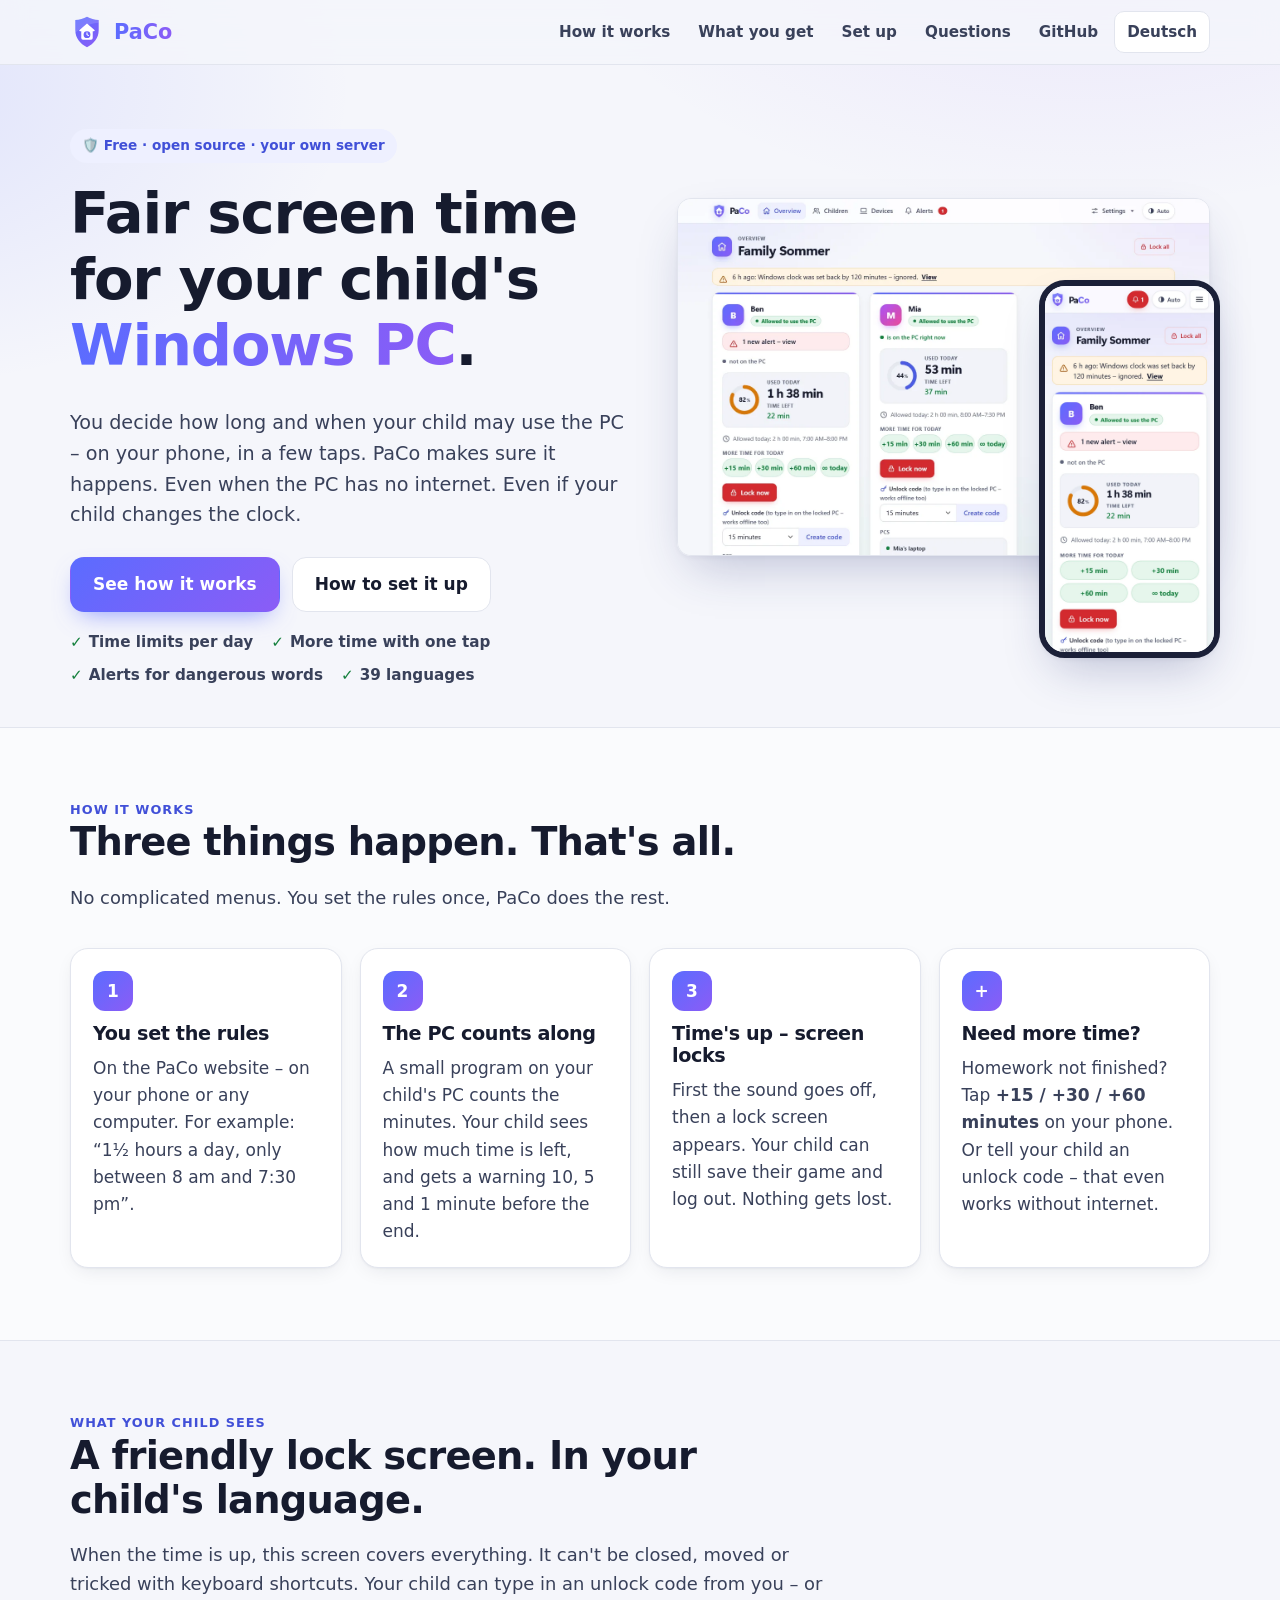
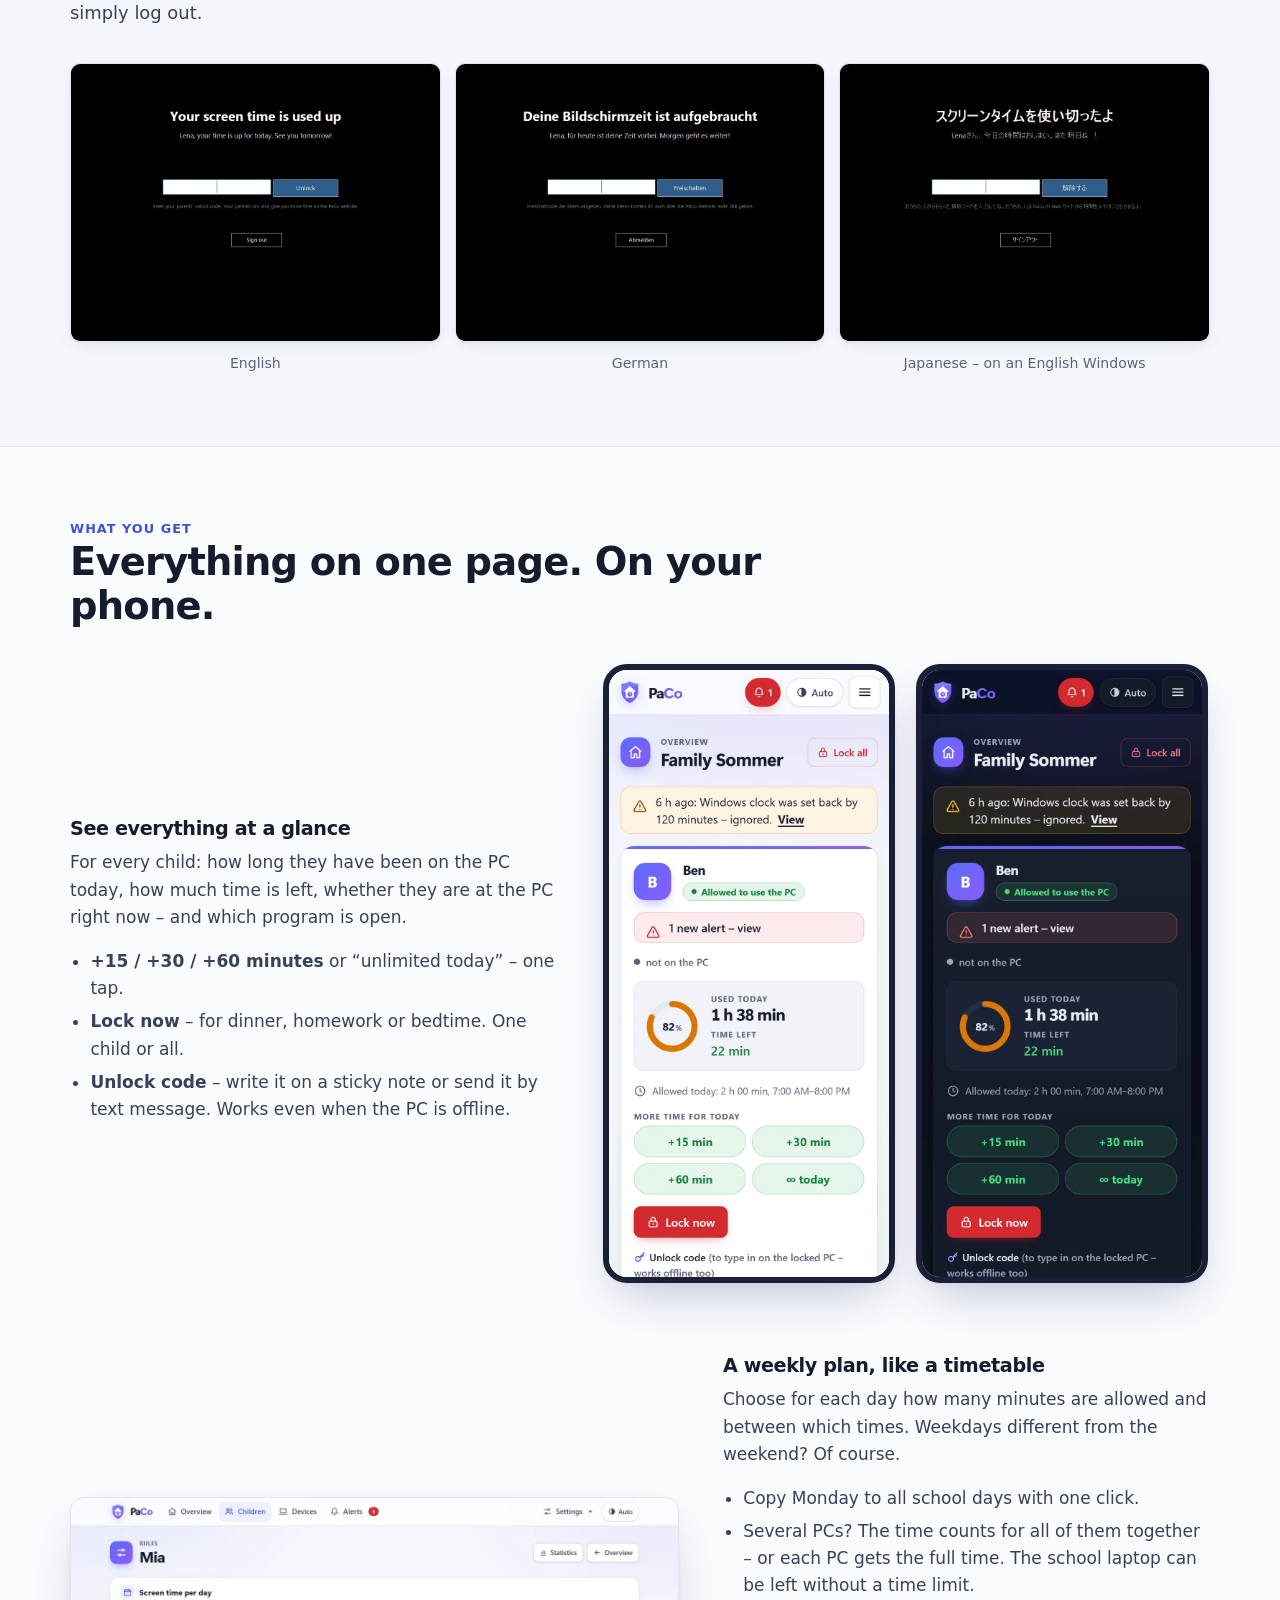
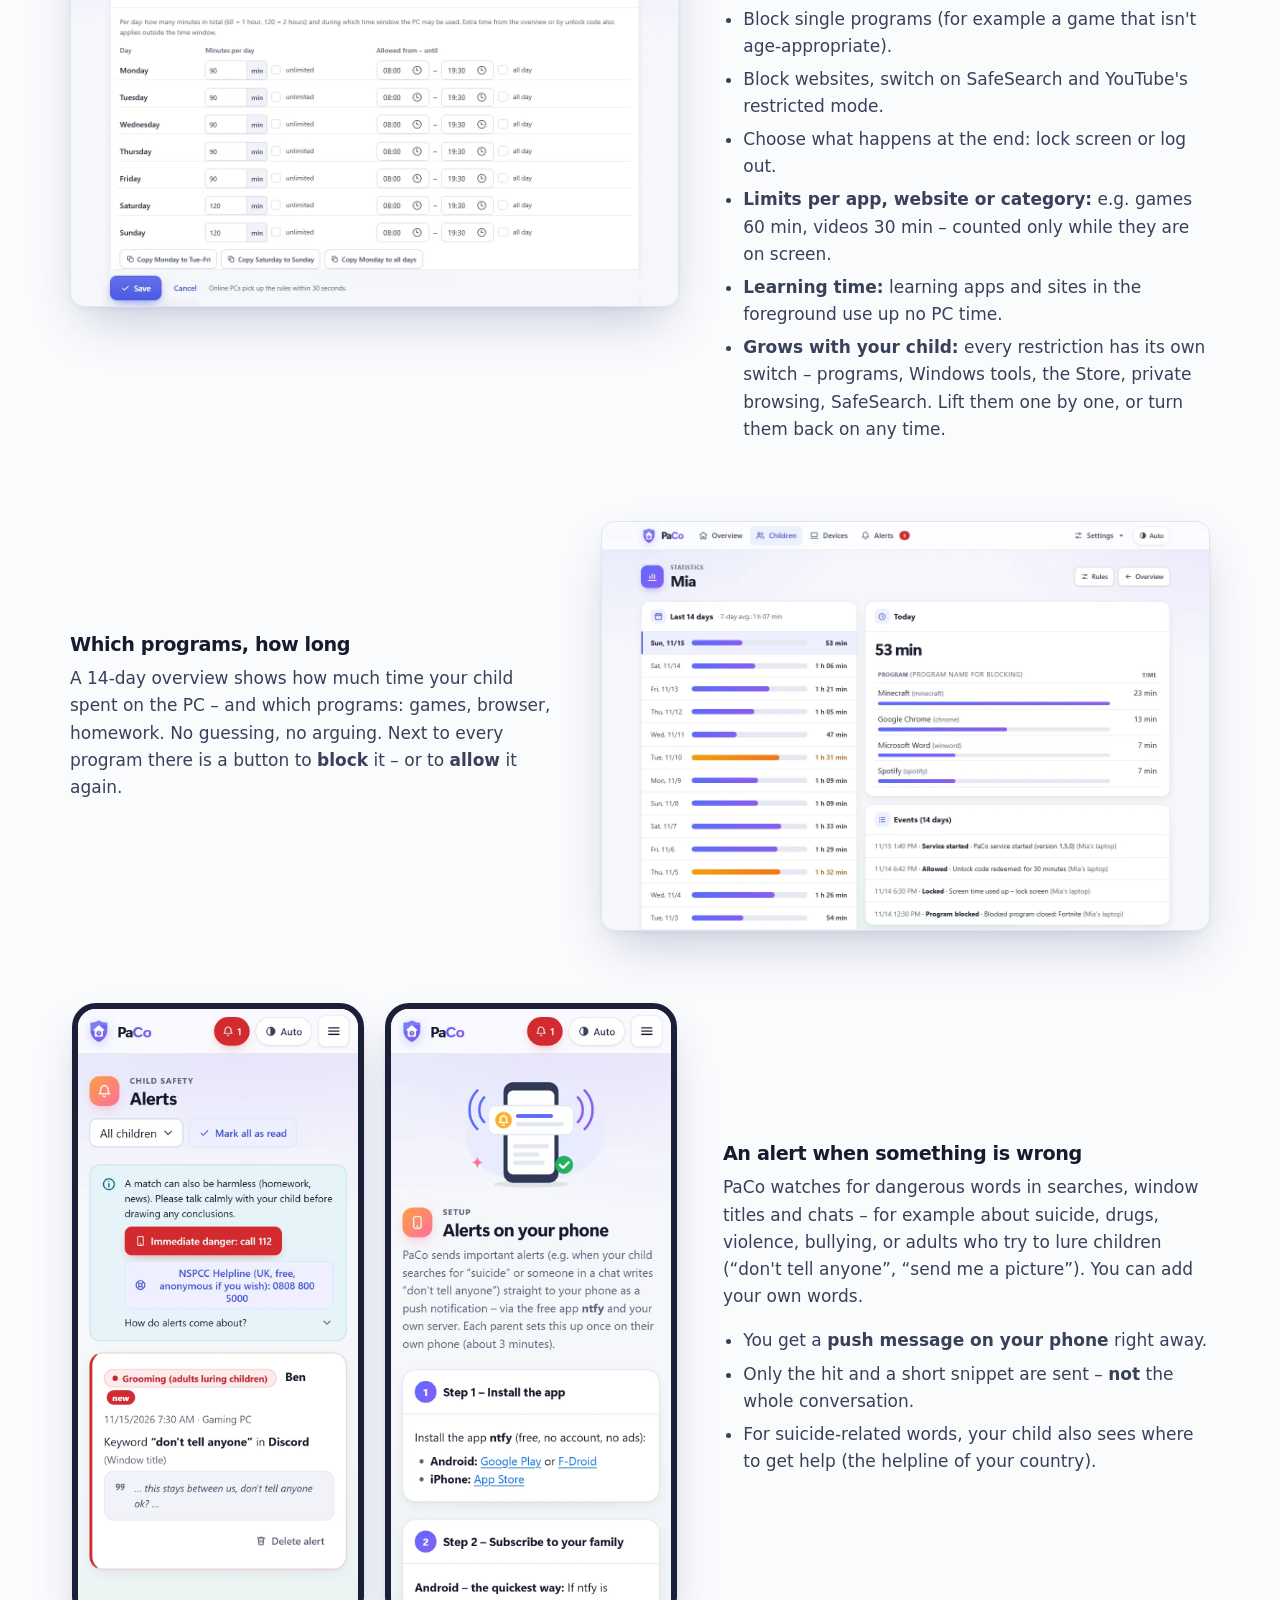
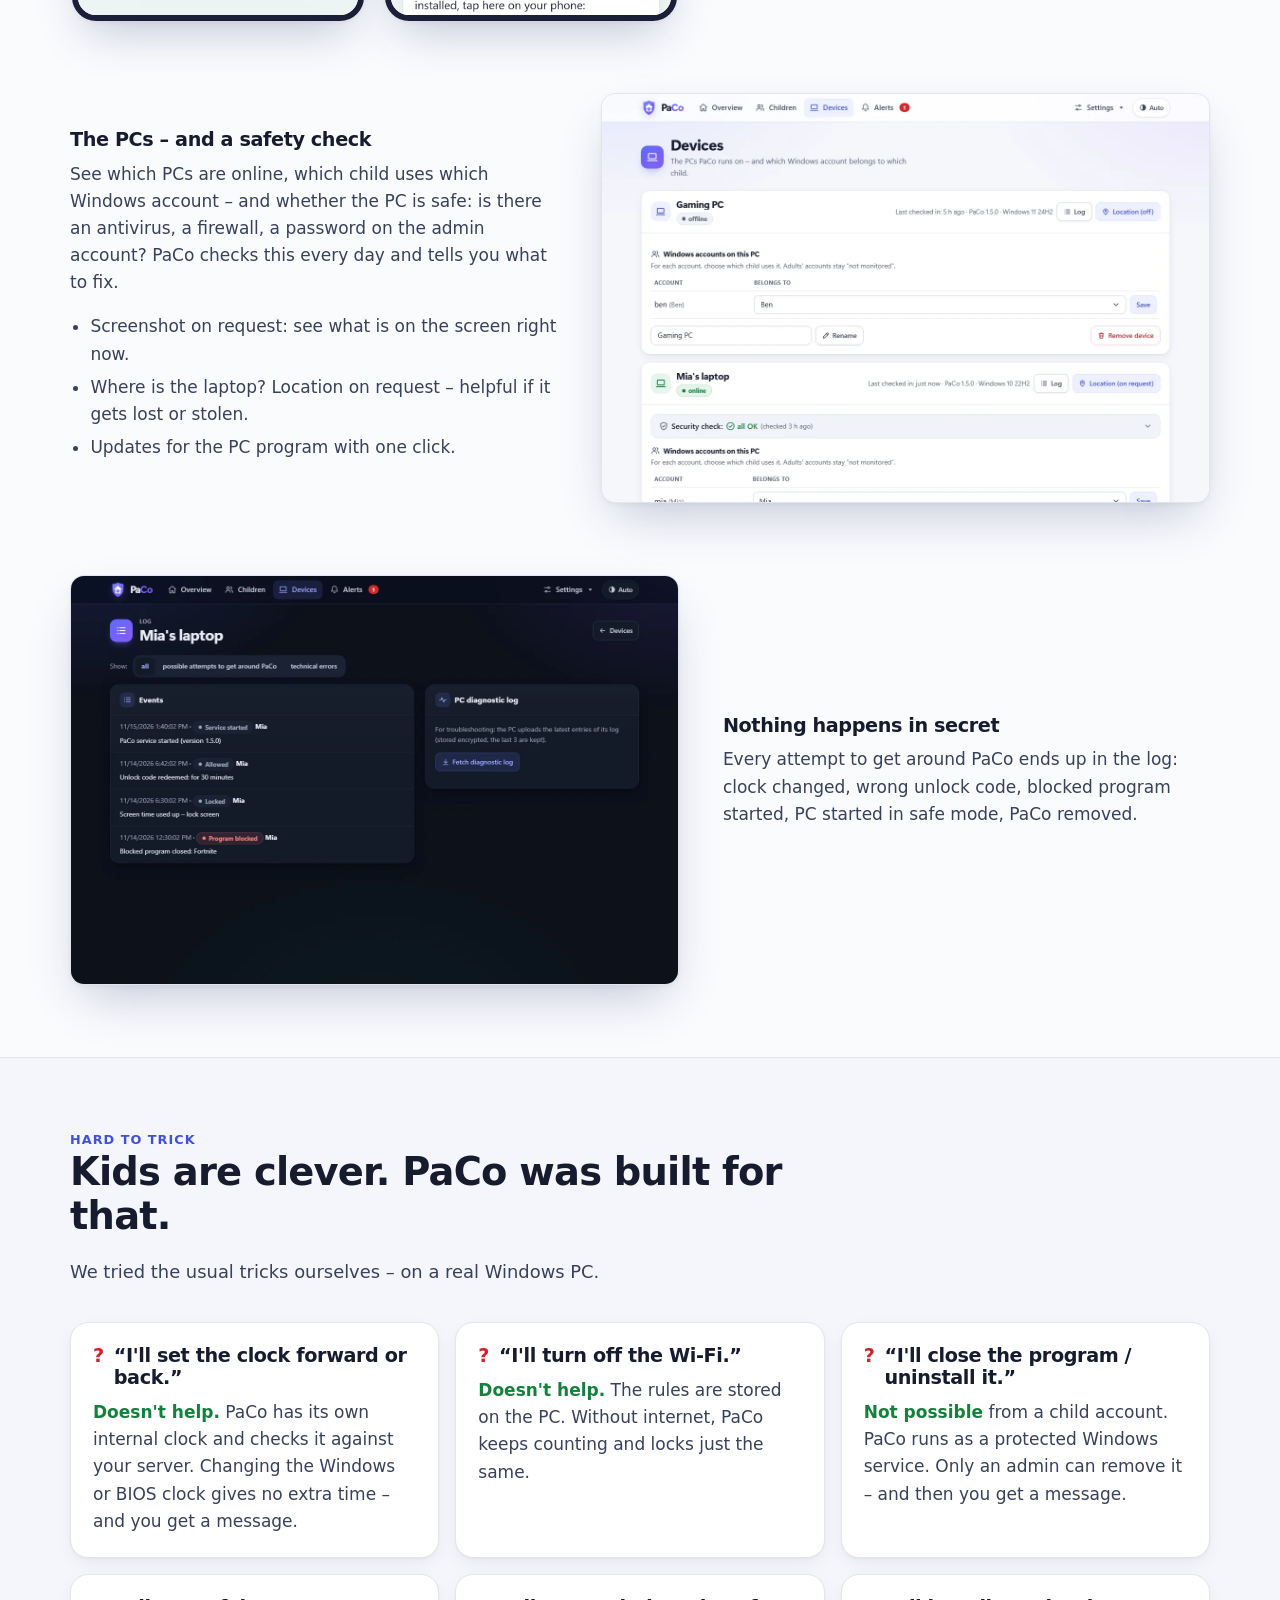
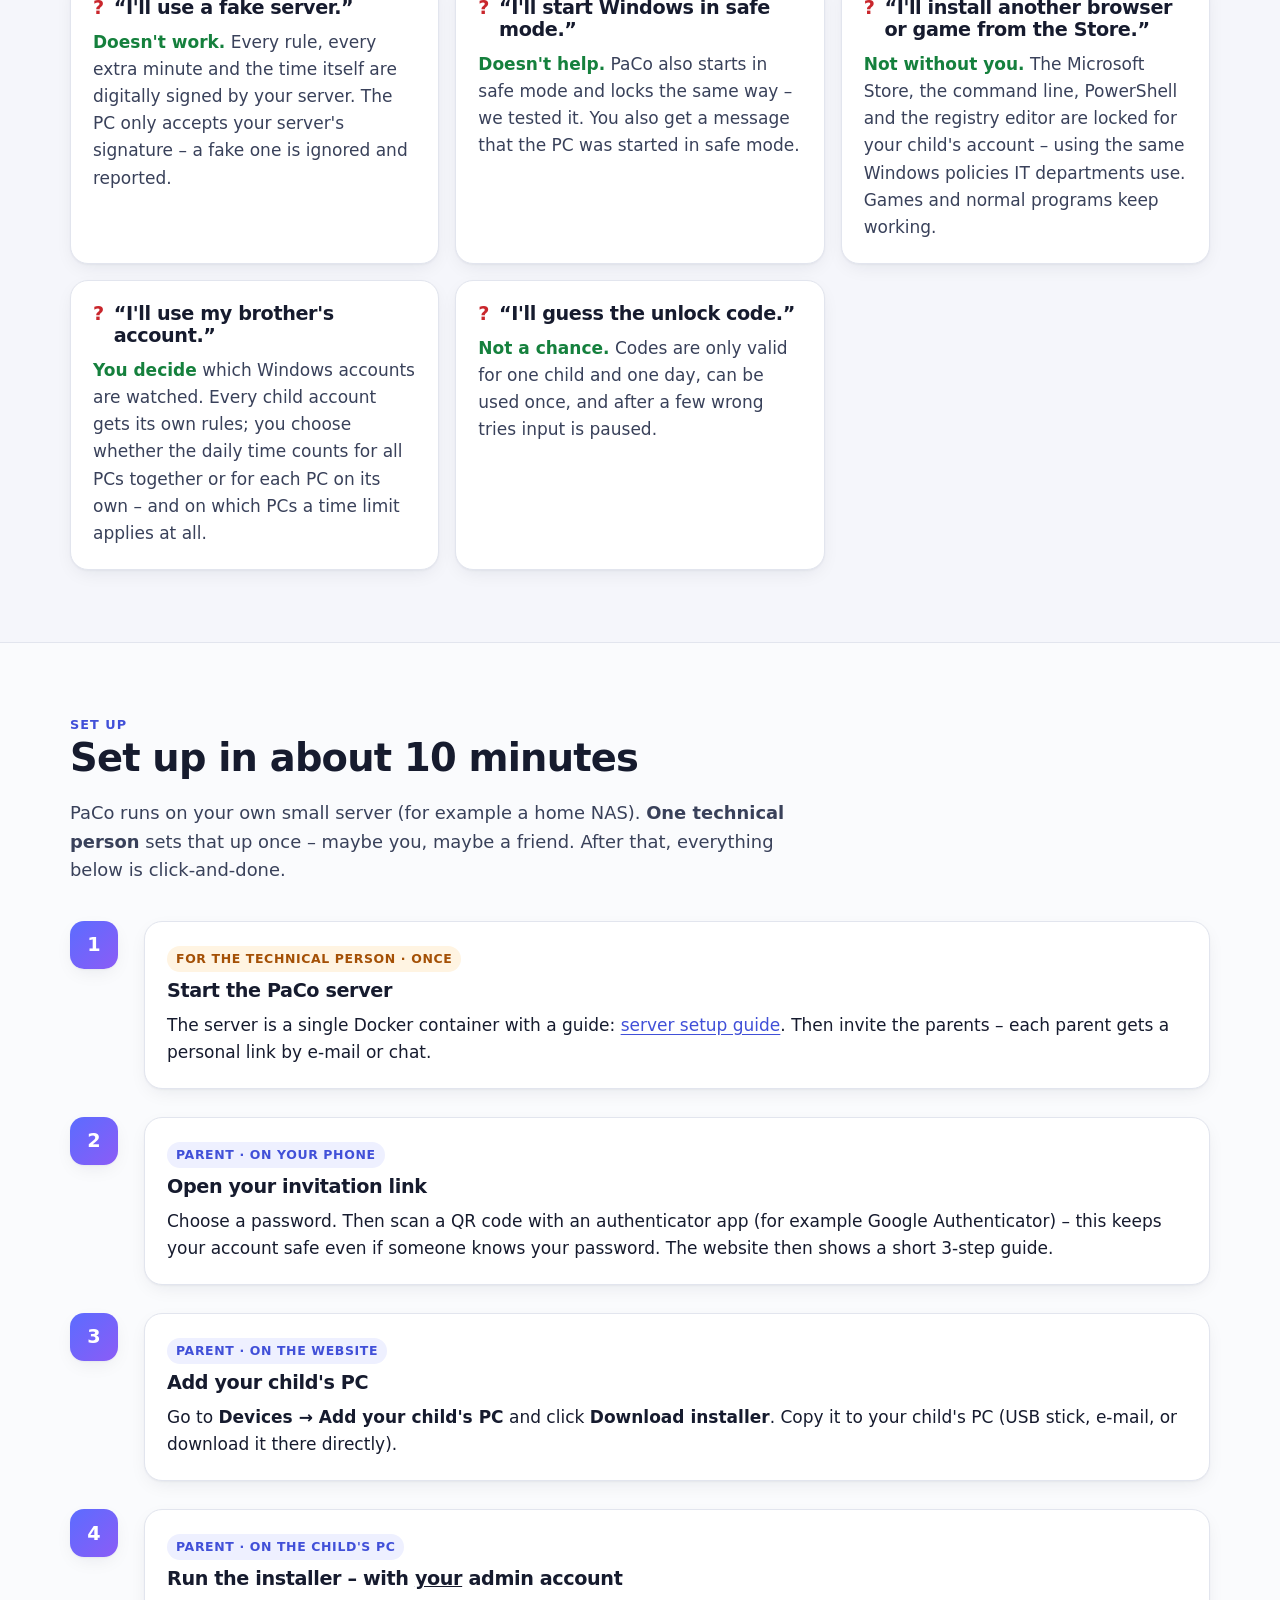
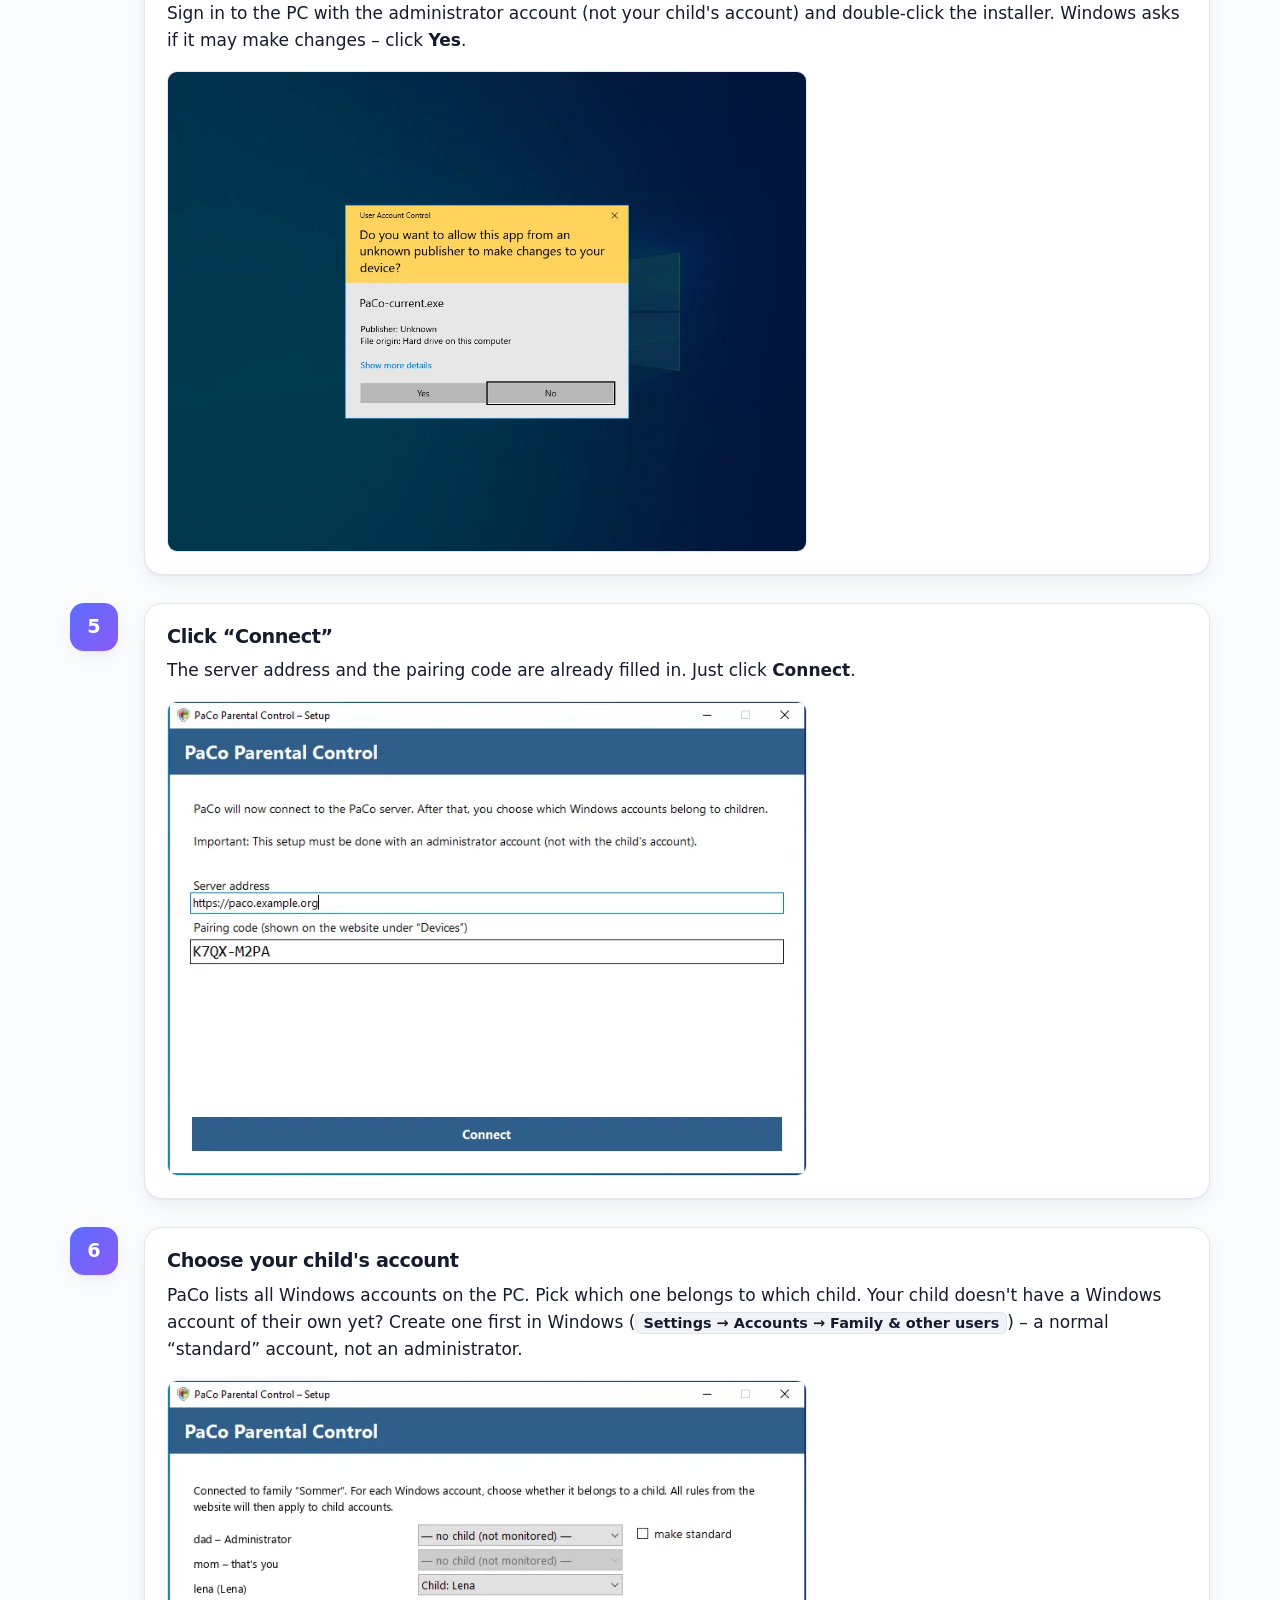
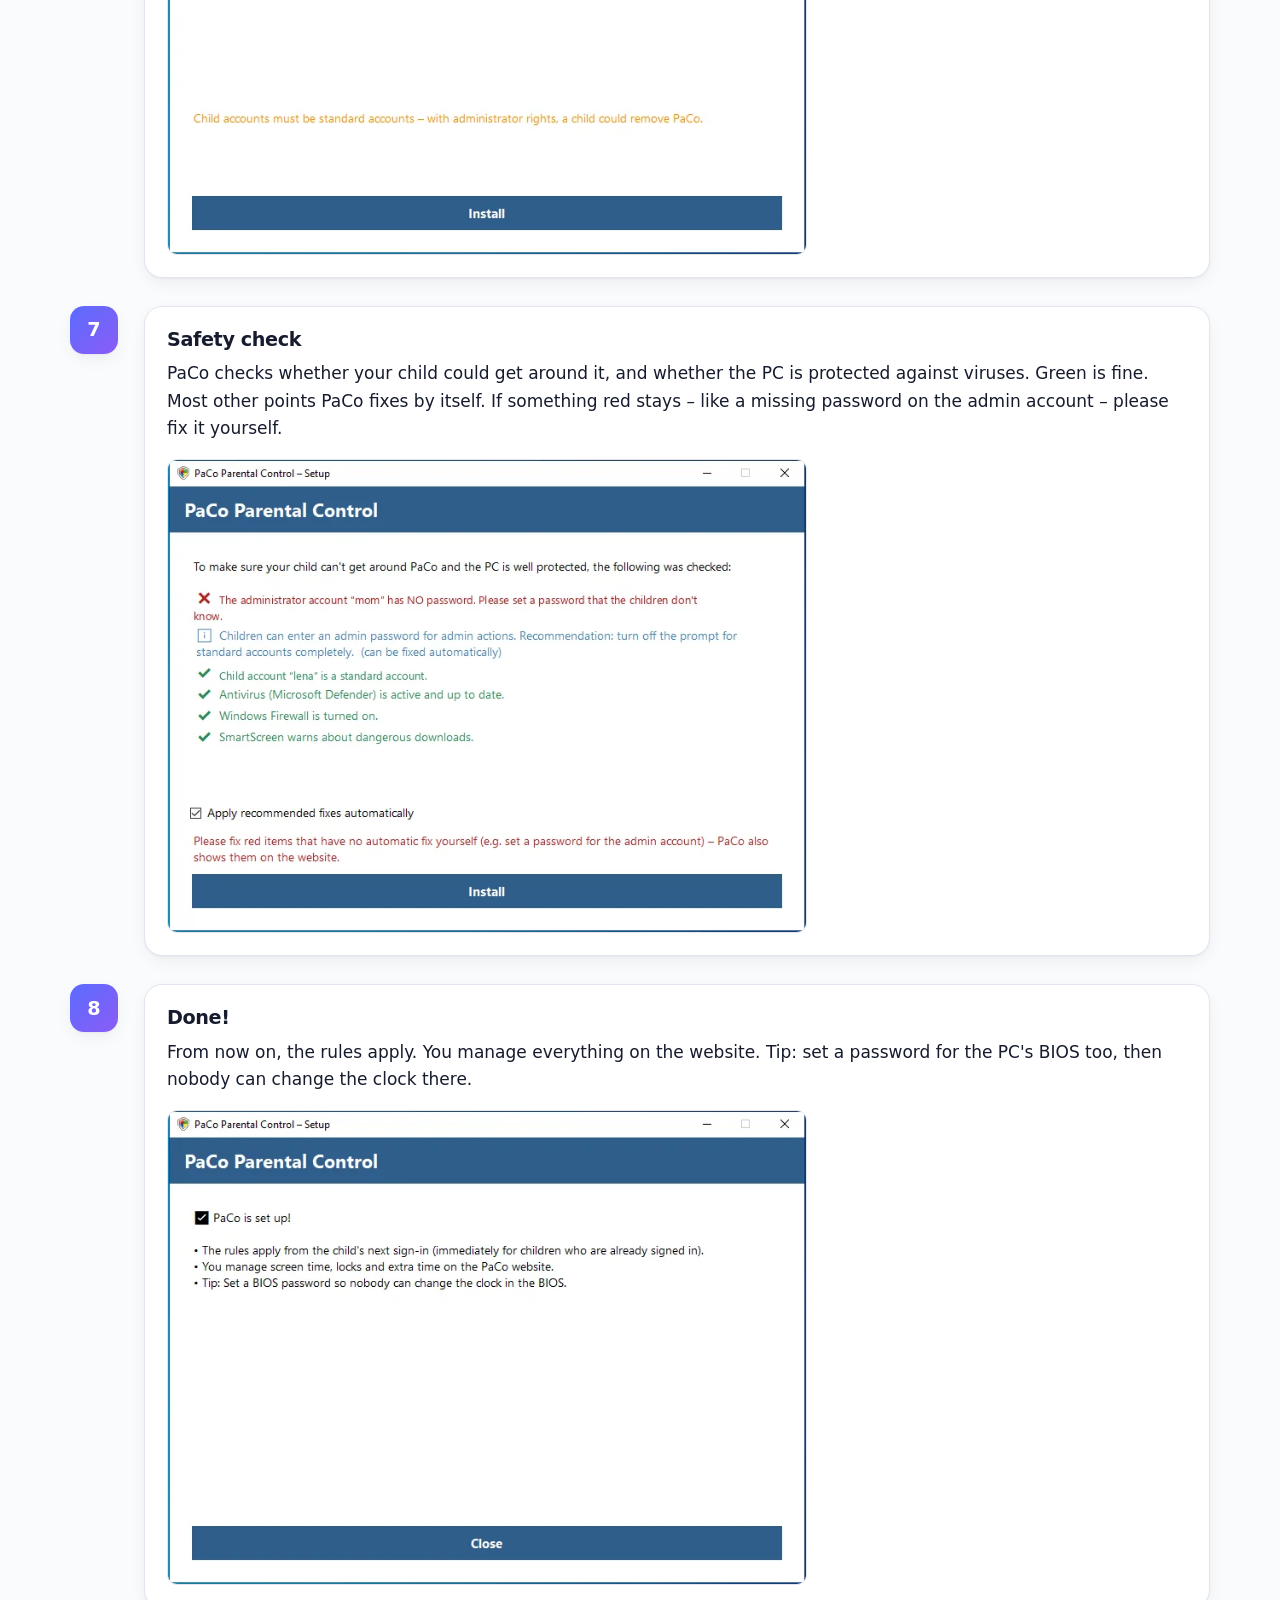
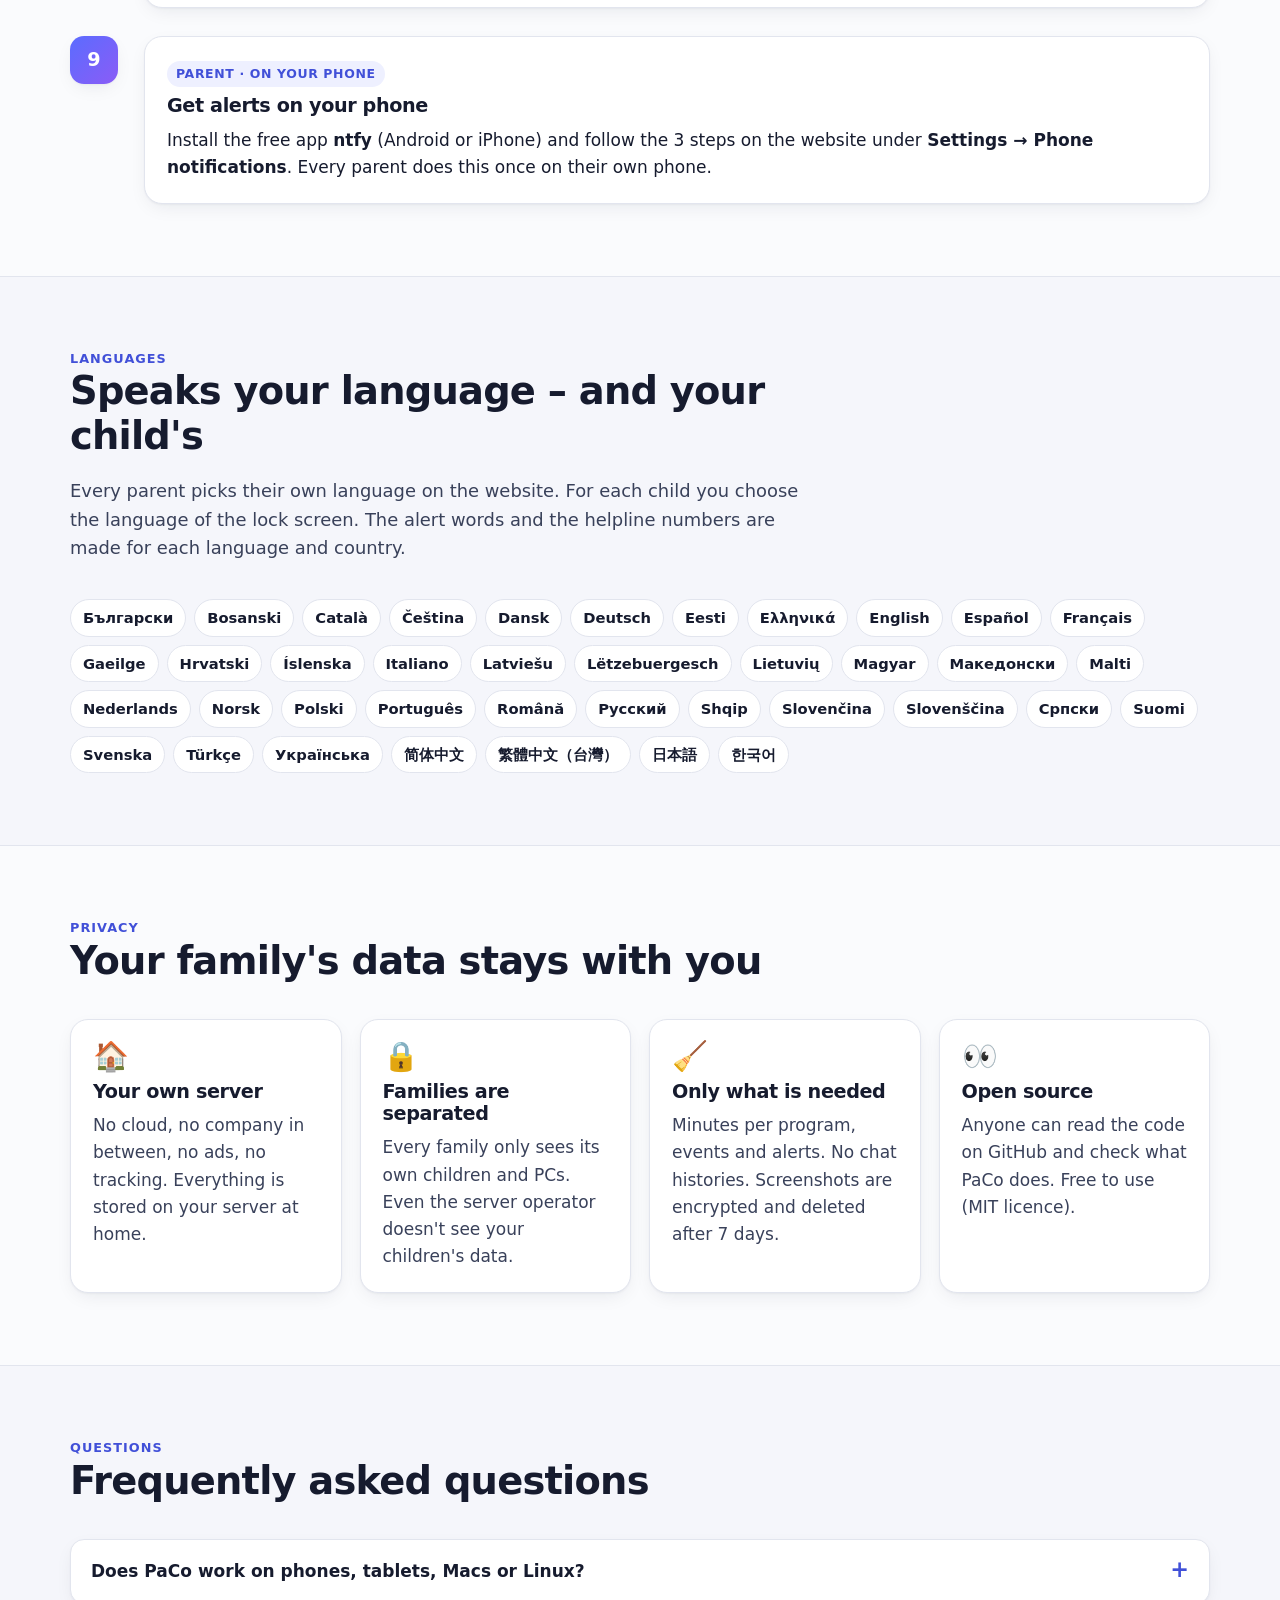
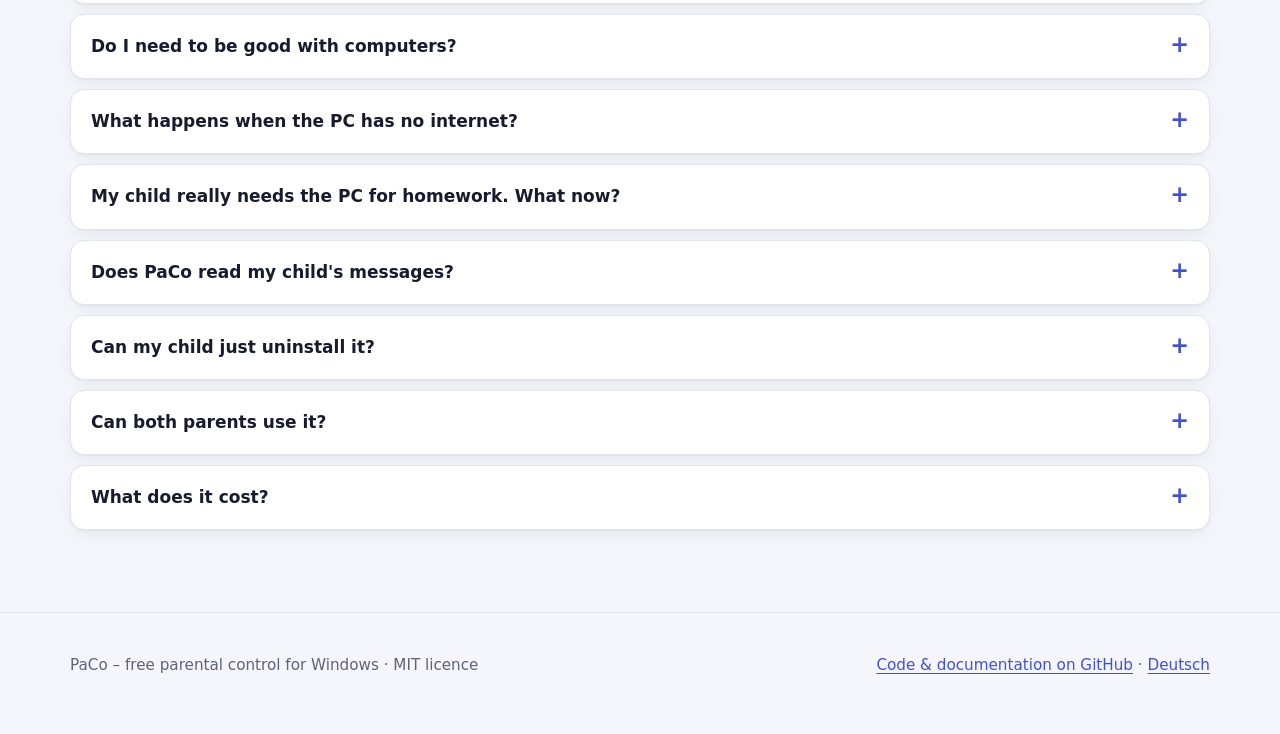
<file: site/index.html>
<!doctype html>
<html lang="en">
<head>
<meta charset="utf-8">
<meta name="viewport" content="width=device-width, initial-scale=1">
<title>PaCo – fair screen time for your child's Windows PC</title>
<meta name="description" content="PaCo is a free parental control for Windows PCs. You set screen time on your phone, the PC sticks to it – even offline. Runs on your own server, in 39 languages.">
<link rel="icon" href="logo.svg" type="image/svg+xml">
<link rel="alternate" hreflang="de" href="de/">
<link rel="stylesheet" href="style.css">
</head>
<body>
<a class="skip" href="#main">Skip to content</a>

<header class="top">
  <div class="wrap">
    <a class="brand" href="./"><img src="logo.svg" alt=""><span>PaCo</span></a>
    <nav aria-label="Main">
      <a class="opt" href="#how">How it works</a>
      <a class="opt" href="#features">What you get</a>
      <a class="opt" href="#setup">Set up</a>
      <a class="opt" href="#faq">Questions</a>
      <a href="https://github.com/Holdi601/PaCo">GitHub</a>
      <a class="lang" href="de/" hreflang="de" lang="de">Deutsch</a>
    </nav>
  </div>
</header>

<main id="main">

<section class="hero">
  <div class="wrap">
    <div>
      <span class="eyebrow">🛡️ Free · open source · your own server</span>
      <h1>Fair screen time for your child's <span class="grad">Windows PC</span>.</h1>
      <p class="lead">You decide how long and when your child may use the PC – on your phone, in a few taps.
        PaCo makes sure it happens. Even when the PC has no internet. Even if your child changes the clock.</p>
      <div class="cta">
        <a class="btn btn-primary" href="#how">See how it works</a>
        <a class="btn btn-ghost" href="#setup">How to set it up</a>
      </div>
      <ul class="ticks">
        <li>Time limits per day</li>
        <li>More time with one tap</li>
        <li>Alerts for dangerous words</li>
        <li>39 languages</li>
      </ul>
    </div>
    <div class="stage">
      <img class="desk" src="img/dashboard.en.desktop.webp" width="1280" height="860"
           alt="The PaCo overview: two children, how many minutes each used today, buttons for more time and to lock the PC">
      <img class="phone" src="img/dashboard.en.phone.webp" width="780" height="1688" alt="The same overview on a phone">
    </div>
  </div>
</section>

<section id="how" class="alt">
  <div class="wrap">
    <div class="section-head">
      <div class="kicker">How it works</div>
      <h2>Three things happen. That's all.</h2>
      <p>No complicated menus. You set the rules once, PaCo does the rest.</p>
    </div>
    <div class="cards">
      <div class="card"><div class="num">1</div><h3>You set the rules</h3>
        <p>On the PaCo website – on your phone or any computer. For example: “1½ hours a day, only between 8 am and 7:30 pm”.</p></div>
      <div class="card"><div class="num">2</div><h3>The PC counts along</h3>
        <p>A small program on your child's PC counts the minutes. Your child sees how much time is left, and gets a warning 10, 5 and 1 minute before the end.</p></div>
      <div class="card"><div class="num">3</div><h3>Time's up – screen locks</h3>
        <p>First the sound goes off, then a lock screen appears. Your child can still save their game and log out. Nothing gets lost.</p></div>
      <div class="card"><div class="num">+</div><h3>Need more time?</h3>
        <p>Homework not finished? Tap <b>+15 / +30 / +60 minutes</b> on your phone. Or tell your child an unlock code – that even works without internet.</p></div>
    </div>
  </div>
</section>

<section id="child">
  <div class="wrap">
    <div class="section-head">
      <div class="kicker">What your child sees</div>
      <h2>A friendly lock screen. In your child's language.</h2>
      <p>When the time is up, this screen covers everything. It can't be closed, moved or tricked with keyboard shortcuts.
        Your child can type in an unlock code from you – or simply log out.</p>
    </div>
    <div class="locks">
      <figure><img src="img/lock.en.webp" width="1024" height="768" alt="Lock screen in English: Your screen time is used up"><figcaption>English</figcaption></figure>
      <figure><img src="img/lock.de.webp" width="1024" height="768" alt="Lock screen in German"><figcaption>German</figcaption></figure>
      <figure><img src="img/lock.ja.webp" width="1024" height="768" alt="Lock screen in Japanese"><figcaption>Japanese – on an English Windows</figcaption></figure>
    </div>
  </div>
</section>

<section id="features" class="alt">
  <div class="wrap">
    <div class="section-head">
      <div class="kicker">What you get</div>
      <h2>Everything on one page. On your phone.</h2>
    </div>

    <div class="feature">
      <div class="text">
        <h3>See everything at a glance</h3>
        <p>For every child: how long they have been on the PC today, how much time is left, whether they are at the PC right now – and which program is open.</p>
        <ul>
          <li><b>+15 / +30 / +60 minutes</b> or “unlimited today” – one tap.</li>
          <li><b>Lock now</b> – for dinner, homework or bedtime. One child or all.</li>
          <li><b>Unlock code</b> – write it on a sticky note or send it by text message. Works even when the PC is offline.</li>
        </ul>
      </div>
      <div class="pair">
        <img class="shot-phone" src="img/dashboard.en.phone.webp" width="780" height="1688" alt="Overview on the phone in light mode">
        <img class="shot-phone" src="img/dashboard.en.phone.dark.webp" width="780" height="1688" alt="Overview on the phone in dark mode">
      </div>
    </div>

    <div class="feature flip">
      <div class="text">
        <h3>A weekly plan, like a timetable</h3>
        <p>Choose for each day how many minutes are allowed and between which times. Weekdays different from the weekend? Of course.</p>
        <ul>
          <li>Copy Monday to all school days with one click.</li>
          <li>Several PCs? The time counts for all of them together – or each PC gets the full time. The school laptop can be left without a time limit.</li>
          <li>Block single programs (for example a game that isn't age-appropriate).</li>
          <li>Block websites, switch on SafeSearch and YouTube's restricted mode.</li>
          <li>Choose what happens at the end: lock screen or log out.</li>
          <li><b>Limits per app, website or category:</b> e.g. games 60 min, videos 30 min – counted only while they are on screen.</li>
          <li><b>Learning time:</b> learning apps and sites in the foreground use up no PC time.</li>
          <li><b>Grows with your child:</b> every restriction has its own switch – programs, Windows tools, the Store, private browsing, SafeSearch. Lift them one by one, or turn them back on any time.</li>
        </ul>
      </div>
      <img class="shot" src="img/rules.en.desktop.webp" width="1280" height="860" alt="The weekly plan: minutes per day and allowed times for each weekday">
    </div>

    <div class="feature">
      <div class="text">
        <h3>Which programs, how long</h3>
        <p>A 14-day overview shows how much time your child spent on the PC – and which programs: games, browser, homework. No guessing, no arguing.
          Next to every program there is a button to <b>block</b> it – or to <b>allow</b> it again.</p>
      </div>
      <img class="shot" src="img/stats.en.desktop.webp" width="1280" height="860" alt="Statistics: screen time per day for the last 14 days and the programs used">
    </div>

    <div class="feature flip">
      <div class="text">
        <h3>An alert when something is wrong</h3>
        <p>PaCo watches for dangerous words in searches, window titles and chats – for example about suicide, drugs, violence, bullying,
          or adults who try to lure children (“don't tell anyone”, “send me a picture”). You can add your own words.</p>
        <ul>
          <li>You get a <b>push message on your phone</b> right away.</li>
          <li>Only the hit and a short snippet are sent – <b>not</b> the whole conversation.</li>
          <li>For suicide-related words, your child also sees where to get help (the helpline of your country).</li>
        </ul>
      </div>
      <div class="pair">
        <img class="shot-phone" src="img/alerts.en.phone.webp" width="780" height="1688" alt="An alert on the phone: a grooming phrase was found in a Discord window">
        <img class="shot-phone" src="img/notifications.en.phone.webp" width="780" height="1688" alt="Setting up push messages on the phone">
      </div>
    </div>

    <div class="feature">
      <div class="text">
        <h3>The PCs – and a safety check</h3>
        <p>See which PCs are online, which child uses which Windows account – and whether the PC is safe: is there an antivirus, a firewall, a password on the admin account?
          PaCo checks this every day and tells you what to fix.</p>
        <ul>
          <li>Screenshot on request: see what is on the screen right now.</li>
          <li>Where is the laptop? Location on request – helpful if it gets lost or stolen.</li>
          <li>Updates for the PC program with one click.</li>
        </ul>
      </div>
      <img class="shot" src="img/devices.en.desktop.webp" width="1280" height="860" alt="The devices page with online status and the security check">
    </div>

    <div class="feature flip">
      <div class="text">
        <h3>Nothing happens in secret</h3>
        <p>Every attempt to get around PaCo ends up in the log: clock changed, wrong unlock code, blocked program started, PC started in safe mode, PaCo removed.</p>
      </div>
      <img class="shot" src="img/log.en.desktop.dark.webp" width="1280" height="860" alt="The device log in dark mode with events like a changed clock">
    </div>
  </div>
</section>

<section id="safe">
  <div class="wrap">
    <div class="section-head">
      <div class="kicker">Hard to trick</div>
      <h2>Kids are clever. PaCo was built for that.</h2>
      <p>We tried the usual tricks ourselves – on a real Windows PC.</p>
    </div>
    <div class="trust">
      <div class="card"><h3><span class="q">?</span> “I'll set the clock forward or back.”</h3>
        <p><span class="a">Doesn't help.</span> PaCo has its own internal clock and checks it against your server. Changing the Windows or BIOS clock gives no extra time – and you get a message.</p></div>
      <div class="card"><h3><span class="q">?</span> “I'll turn off the Wi-Fi.”</h3>
        <p><span class="a">Doesn't help.</span> The rules are stored on the PC. Without internet, PaCo keeps counting and locks just the same.</p></div>
      <div class="card"><h3><span class="q">?</span> “I'll close the program / uninstall it.”</h3>
        <p><span class="a">Not possible</span> from a child account. PaCo runs as a protected Windows service. Only an admin can remove it – and then you get a message.</p></div>
      <div class="card"><h3><span class="q">?</span> “I'll use a fake server.”</h3>
        <p><span class="a">Doesn't work.</span> Every rule, every extra minute and the time itself are digitally signed by your server. The PC only accepts your server's signature – a fake one is ignored and reported.</p></div>
      <div class="card"><h3><span class="q">?</span> “I'll start Windows in safe mode.”</h3>
        <p><span class="a">Doesn't help.</span> PaCo also starts in safe mode and locks the same way – we tested it. You also get a message that the PC was started in safe mode.</p></div>
      <div class="card"><h3><span class="q">?</span> “I'll install another browser or game from the Store.”</h3>
        <p><span class="a">Not without you.</span> The Microsoft Store, the command line, PowerShell and the registry editor are locked for your child's account – using the same Windows policies IT departments use. Games and normal programs keep working.</p></div>
      <div class="card"><h3><span class="q">?</span> “I'll use my brother's account.”</h3>
        <p><span class="a">You decide</span> which Windows accounts are watched. Every child account gets its own rules; you choose whether the daily time counts for all PCs together or for each PC on its own – and on which PCs a time limit applies at all.</p></div>
      <div class="card"><h3><span class="q">?</span> “I'll guess the unlock code.”</h3>
        <p><span class="a">Not a chance.</span> Codes are only valid for one child and one day, can be used once, and after a few wrong tries input is paused.</p></div>
    </div>
  </div>
</section>

<section id="setup" class="alt">
  <div class="wrap">
    <div class="section-head">
      <div class="kicker">Set up</div>
      <h2>Set up in about 10 minutes</h2>
      <p>PaCo runs on your own small server (for example a home NAS). <b>One technical person</b> sets that up once – maybe you, maybe a friend.
        After that, everything below is click-and-done.</p>
    </div>

    <div class="steps">
      <div class="step"><div class="body">
        <span class="who tech">For the technical person · once</span>
        <h3>Start the PaCo server</h3>
        <p>The server is a single Docker container with a guide: <a href="https://github.com/Holdi601/PaCo/blob/main/docs/server-setup.md">server setup guide</a>.
          Then invite the parents – each parent gets a personal link by e-mail or chat.</p>
      </div></div>

      <div class="step"><div class="body">
        <span class="who">Parent · on your phone</span>
        <h3>Open your invitation link</h3>
        <p>Choose a password. Then scan a QR code with an authenticator app (for example Google Authenticator) – this keeps your account safe even if someone knows your password.
          The website then shows a short 3-step guide.</p>
      </div></div>

      <div class="step"><div class="body">
        <span class="who">Parent · on the website</span>
        <h3>Add your child's PC</h3>
        <p>Go to <b>Devices → Add your child's PC</b> and click <b>Download installer</b>. Copy it to your child's PC (USB stick, e-mail, or download it there directly).</p>
      </div></div>

      <div class="step"><div class="body">
        <span class="who">Parent · on the child's PC</span>
        <h3>Run the installer – with <u>your</u> admin account</h3>
        <p>Sign in to the PC with the administrator account (not your child's account) and double-click the installer. Windows asks if it may make changes – click <b>Yes</b>.</p>
        <img src="img/setup-1-uac.webp" width="1024" height="768" alt="The Windows question: Do you want to allow this app to make changes? – Yes">
      </div></div>

      <div class="step"><div class="body">
        <h3>Click “Connect”</h3>
        <p>The server address and the pairing code are already filled in. Just click <b>Connect</b>.</p>
        <img src="img/setup-2-connect.webp" width="748" height="554" alt="The PaCo setup: server address and pairing code, button Connect">
      </div></div>

      <div class="step"><div class="body">
        <h3>Choose your child's account</h3>
        <p>PaCo lists all Windows accounts on the PC. Pick which one belongs to which child. Your child doesn't have a Windows account of their own yet?
          Create one first in Windows (<kbd>Settings → Accounts → Family &amp; other users</kbd>) – a normal “standard” account, not an administrator.</p>
        <img src="img/setup-3-accounts.webp" width="748" height="554" alt="Choosing which Windows account belongs to which child">
      </div></div>

      <div class="step"><div class="body">
        <h3>Safety check</h3>
        <p>PaCo checks whether your child could get around it, and whether the PC is protected against viruses. Green is fine. Most other points
          PaCo fixes by itself. If something red stays – like a missing password on the admin account – please fix it yourself.</p>
        <img src="img/setup-4-security.webp" width="748" height="554" alt="The safety check with green ticks and one red point: the admin account has no password">
      </div></div>

      <div class="step"><div class="body">
        <h3>Done!</h3>
        <p>From now on, the rules apply. You manage everything on the website. Tip: set a password for the PC's BIOS too, then nobody can change the clock there.</p>
        <img src="img/setup-5-done.webp" width="748" height="554" alt="PaCo is set up">
      </div></div>

      <div class="step"><div class="body">
        <span class="who">Parent · on your phone</span>
        <h3>Get alerts on your phone</h3>
        <p>Install the free app <b>ntfy</b> (Android or iPhone) and follow the 3 steps on the website under <b>Settings → Phone notifications</b>. Every parent does this once on their own phone.</p>
      </div></div>
    </div>
  </div>
</section>

<section id="languages">
  <div class="wrap">
    <div class="section-head">
      <div class="kicker">Languages</div>
      <h2>Speaks your language – and your child's</h2>
      <p>Every parent picks their own language on the website. For each child you choose the language of the lock screen.
        The alert words and the helpline numbers are made for each language and country.</p>
    </div>
    <div class="chips" lang="mul">
      <span>Български</span><span>Bosanski</span><span>Català</span><span>Čeština</span><span>Dansk</span><span>Deutsch</span><span>Eesti</span>
      <span>Ελληνικά</span><span>English</span><span>Español</span><span>Français</span><span>Gaeilge</span><span>Hrvatski</span><span>Íslenska</span>
      <span>Italiano</span><span>Latviešu</span><span>Lëtzebuergesch</span><span>Lietuvių</span><span>Magyar</span><span>Македонски</span><span>Malti</span>
      <span>Nederlands</span><span>Norsk</span><span>Polski</span><span>Português</span><span>Română</span><span>Русский</span><span>Shqip</span>
      <span>Slovenčina</span><span>Slovenščina</span><span>Српски</span><span>Suomi</span><span>Svenska</span><span>Türkçe</span><span>Українська</span>
      <span>简体中文</span><span>繁體中文（台灣）</span><span>日本語</span><span>한국어</span>
    </div>
  </div>
</section>

<section id="privacy" class="alt">
  <div class="wrap">
    <div class="section-head">
      <div class="kicker">Privacy</div>
      <h2>Your family's data stays with you</h2>
    </div>
    <div class="cards">
      <div class="card"><div class="emoji">🏠</div><h3>Your own server</h3><p>No cloud, no company in between, no ads, no tracking. Everything is stored on your server at home.</p></div>
      <div class="card"><div class="emoji">🔒</div><h3>Families are separated</h3><p>Every family only sees its own children and PCs. Even the server operator doesn't see your children's data.</p></div>
      <div class="card"><div class="emoji">🧹</div><h3>Only what is needed</h3><p>Minutes per program, events and alerts. No chat histories. Screenshots are encrypted and deleted after 7 days.</p></div>
      <div class="card"><div class="emoji">👀</div><h3>Open source</h3><p>Anyone can read the code on GitHub and check what PaCo does. Free to use (MIT licence).</p></div>
    </div>
  </div>
</section>

<section id="faq">
  <div class="wrap">
    <div class="section-head">
      <div class="kicker">Questions</div>
      <h2>Frequently asked questions</h2>
    </div>
    <details><summary>Does PaCo work on phones, tablets, Macs or Linux?</summary>
      <p><b>Not yet.</b> Right now PaCo protects <b>Windows 10 and Windows 11 PCs and laptops</b>. Support for other devices
        – phones, tablets, Macs, Linux – may very well come in the future. You can already manage PaCo from any phone or computer with a web browser.</p></details>
    <details><summary>Do I need to be good with computers?</summary>
      <p>For daily use: no – it's tapping buttons on a website. Setting up the server once needs someone who knows a bit about servers or a NAS (about an hour).</p></details>
    <details><summary>What happens when the PC has no internet?</summary>
      <p>PaCo keeps working with the last rules it received. Time is counted, the screen locks on time, and unlock codes still work. When the PC is back online, everything is sent to the website.</p></details>
    <details><summary>My child really needs the PC for homework. What now?</summary>
      <p>Give extra time with one tap on your phone, or tell your child an unlock code (for example “30 minutes”). Codes work even without internet and only once.</p></details>
    <details><summary>Does PaCo read my child's messages?</summary>
      <p>No. PaCo looks for specific dangerous words directly on the PC. Only when a word matches does it send the word, the program and a short snippet around it to you. Nothing else leaves the PC.</p></details>
    <details><summary>Can my child just uninstall it?</summary>
      <p>Not from a normal child account. PaCo checks that child accounts have no administrator rights. If an admin removes PaCo, you get a push message.</p></details>
    <details><summary>Can both parents use it?</summary>
      <p>Yes. A parent can invite the other parent (or grandparents) into the family. Everyone uses their own login and their own language.</p></details>
    <details><summary>What does it cost?</summary>
      <p>Nothing. PaCo is free and open source. You only need a small server, for example a NAS you already have at home.</p></details>
  </div>
</section>

</main>

<footer>
  <div class="wrap">
    <span>PaCo – free parental control for Windows · MIT licence</span>
    <span><a href="https://github.com/Holdi601/PaCo">Code &amp; documentation on GitHub</a> · <a href="de/" hreflang="de" lang="de">Deutsch</a></span>
  </div>
</footer>
</body>
</html>
</file>
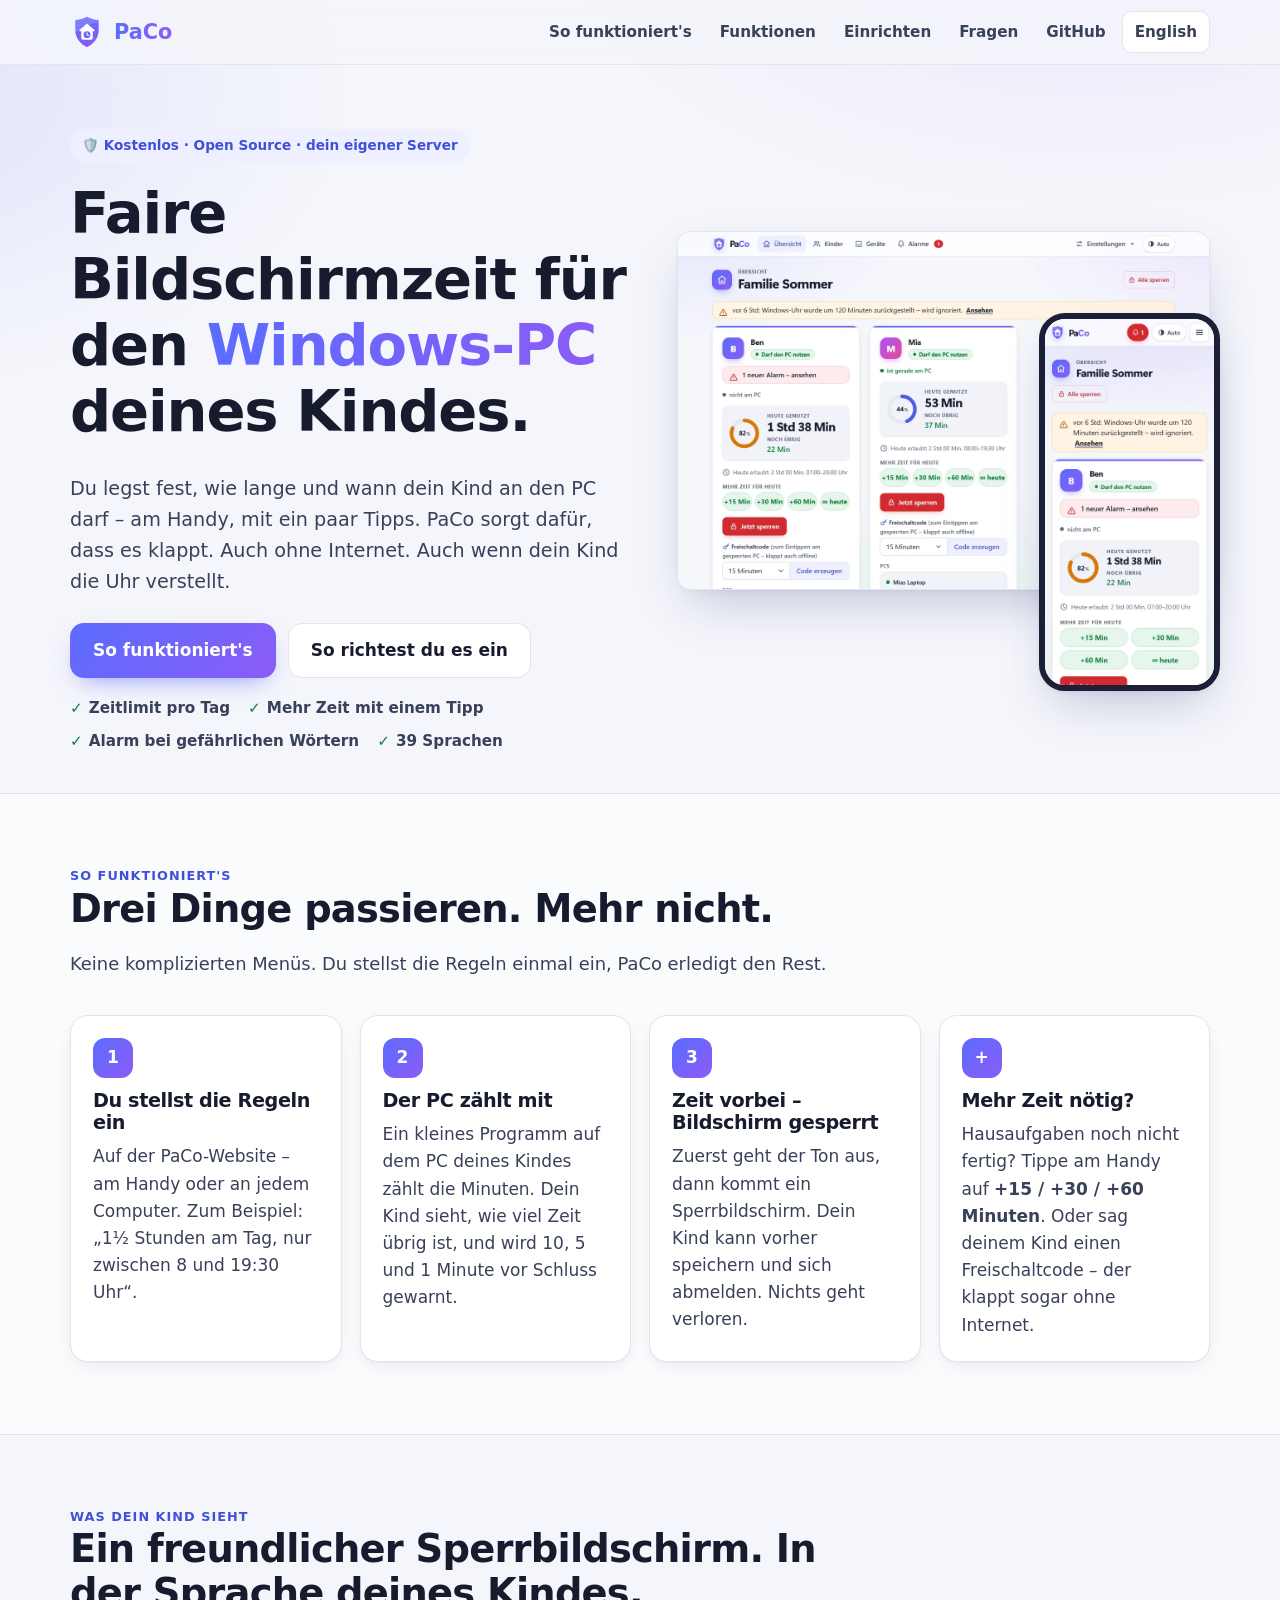
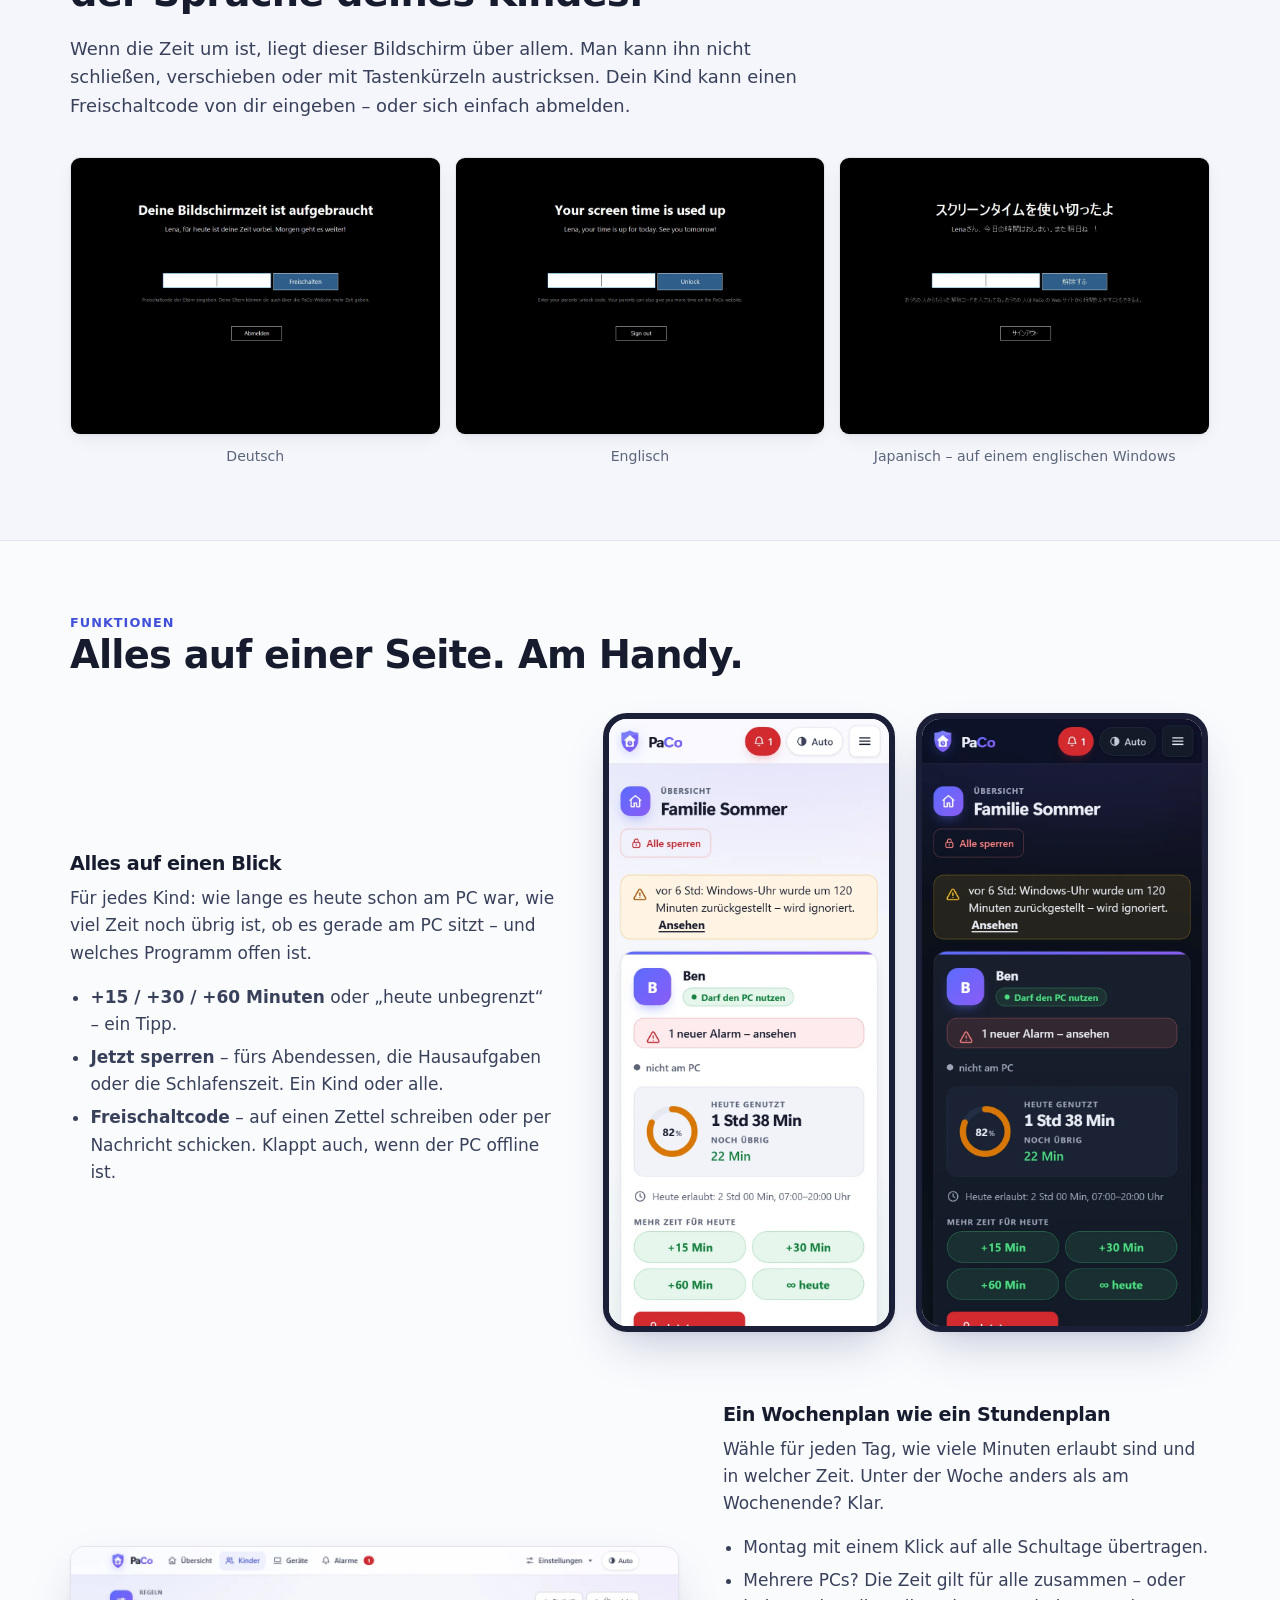
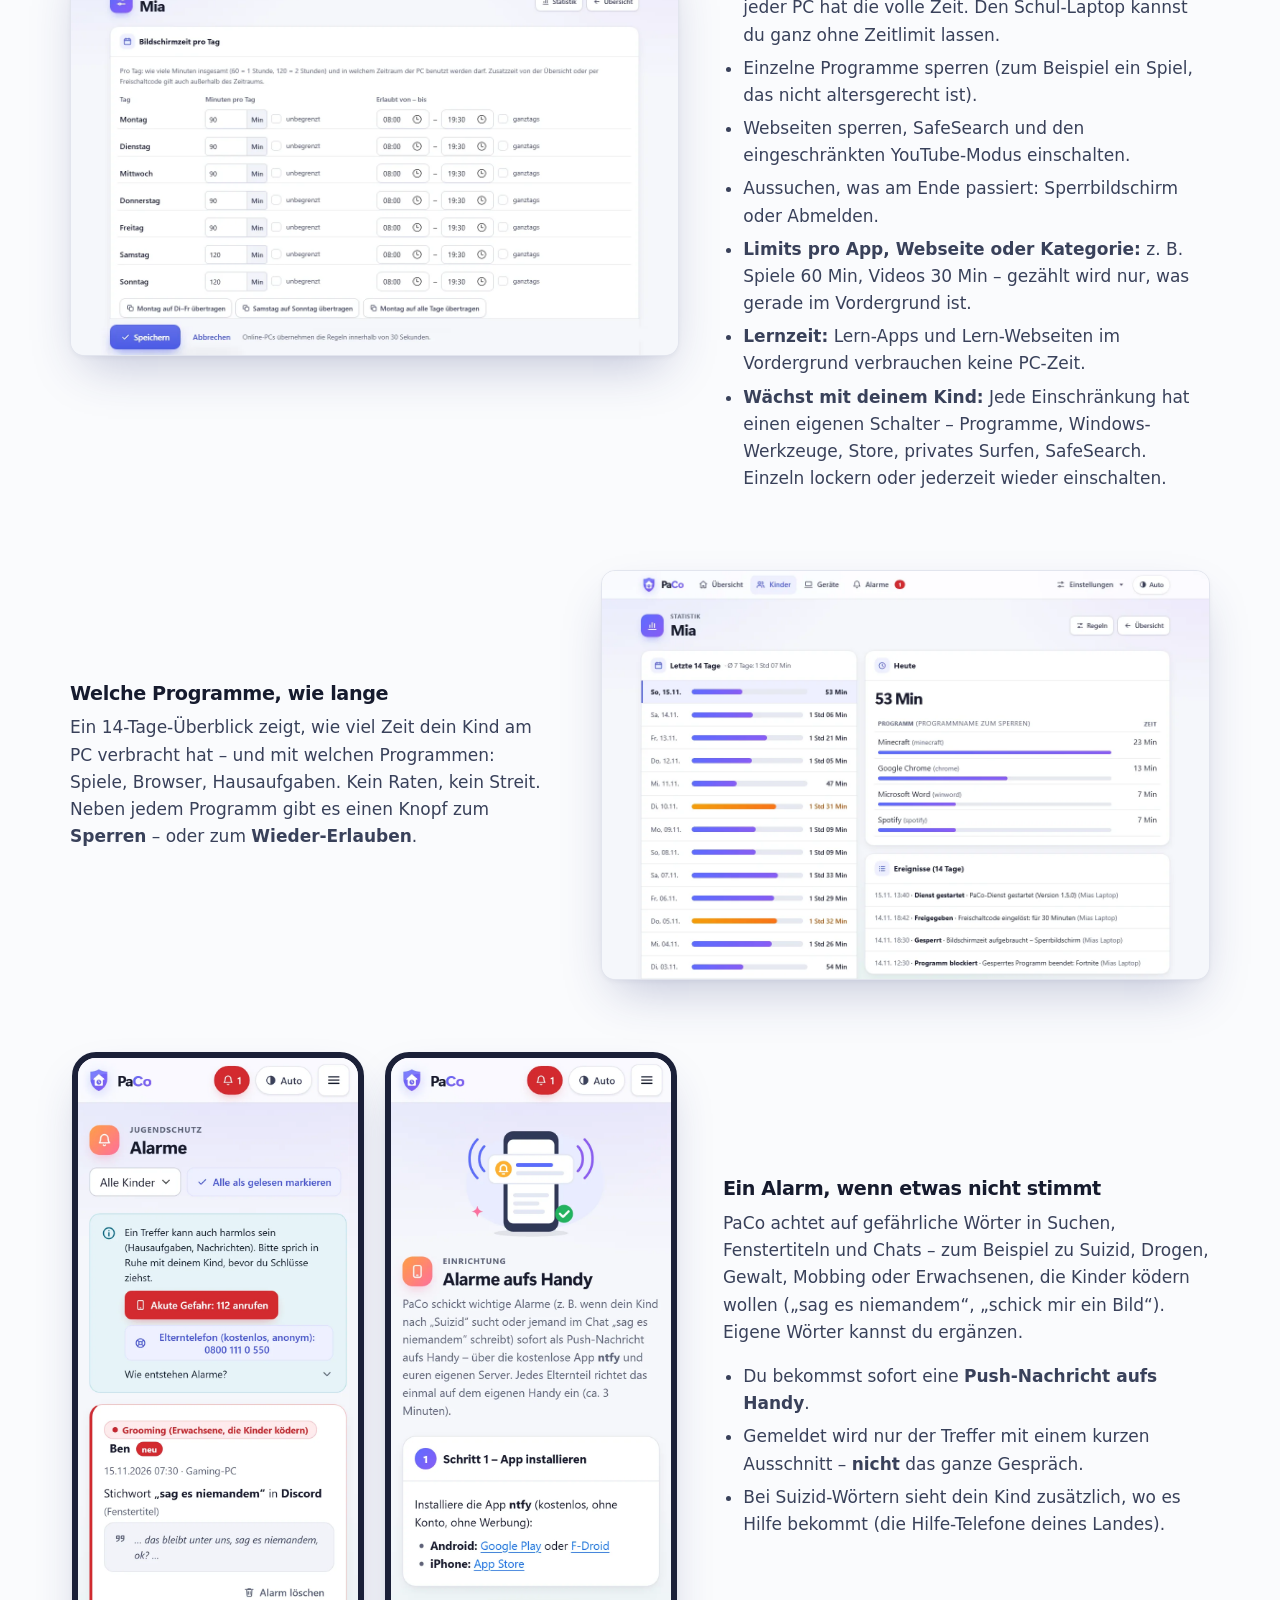
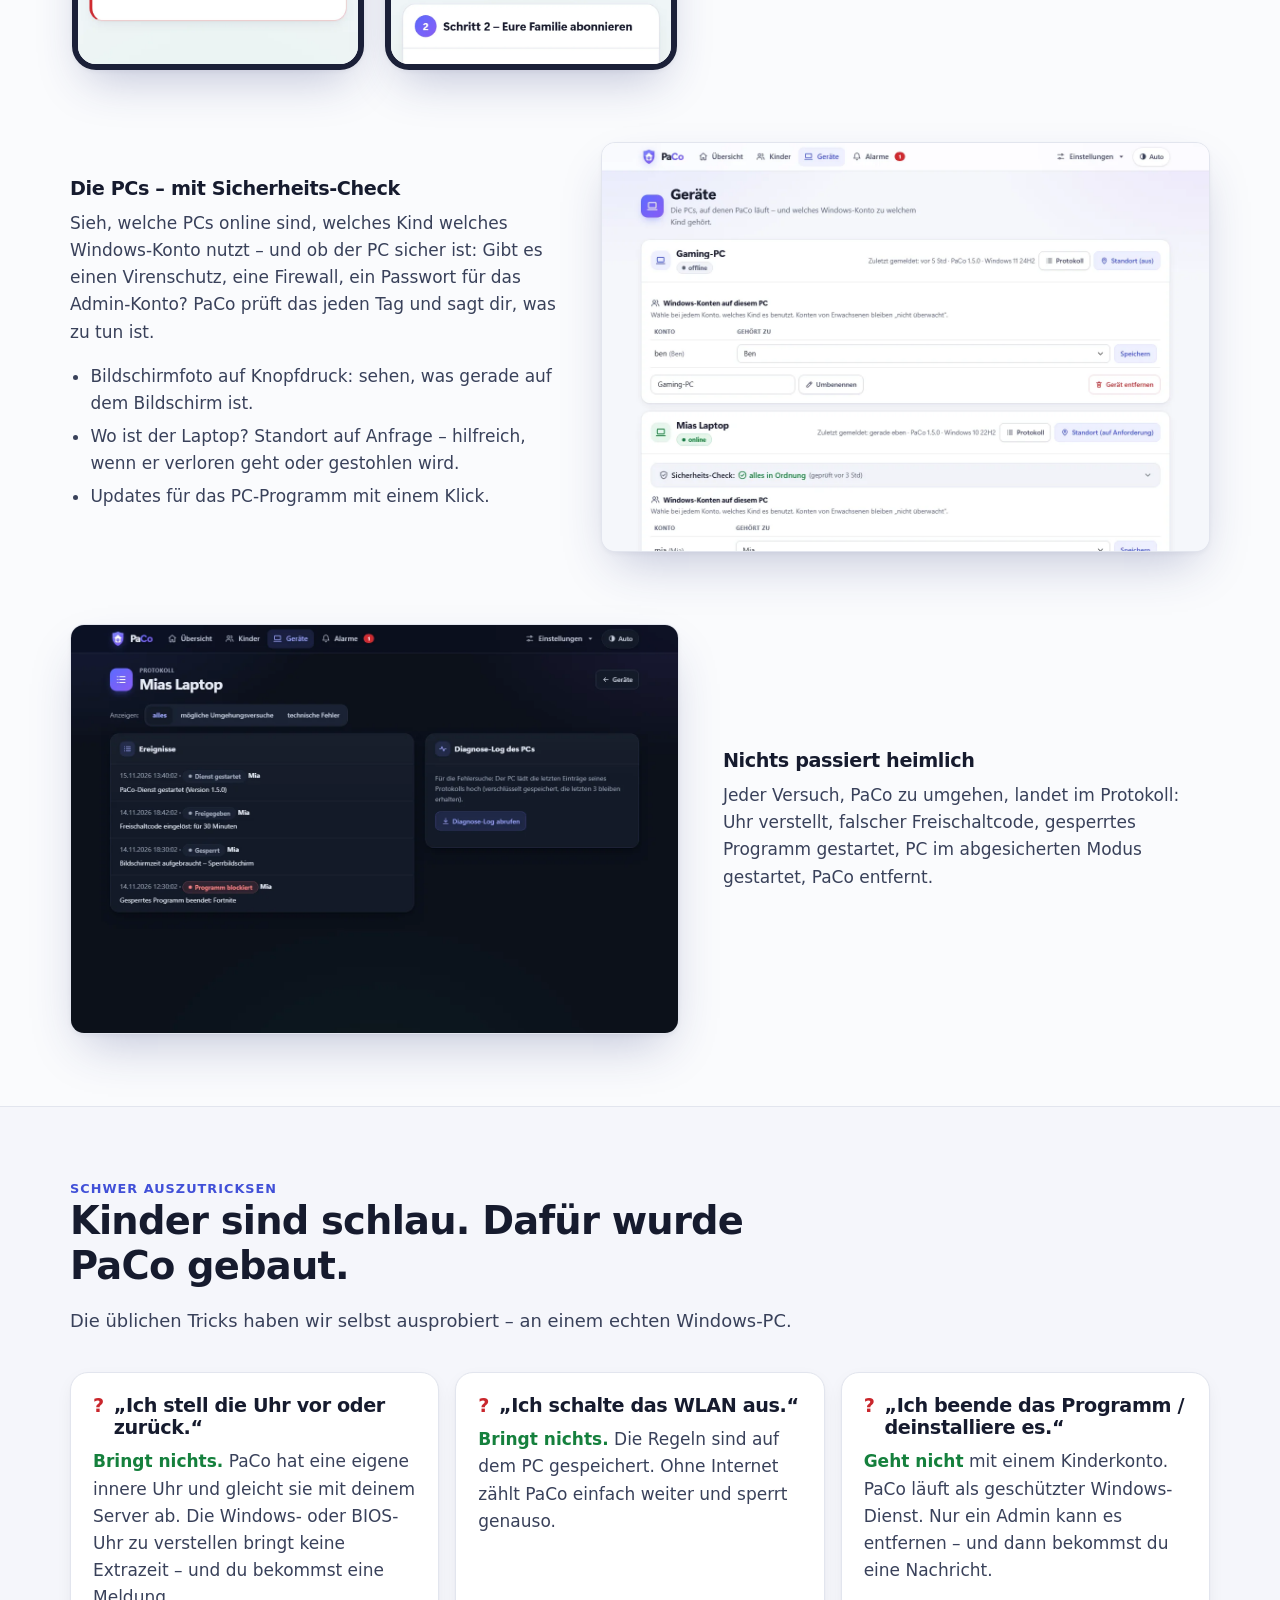
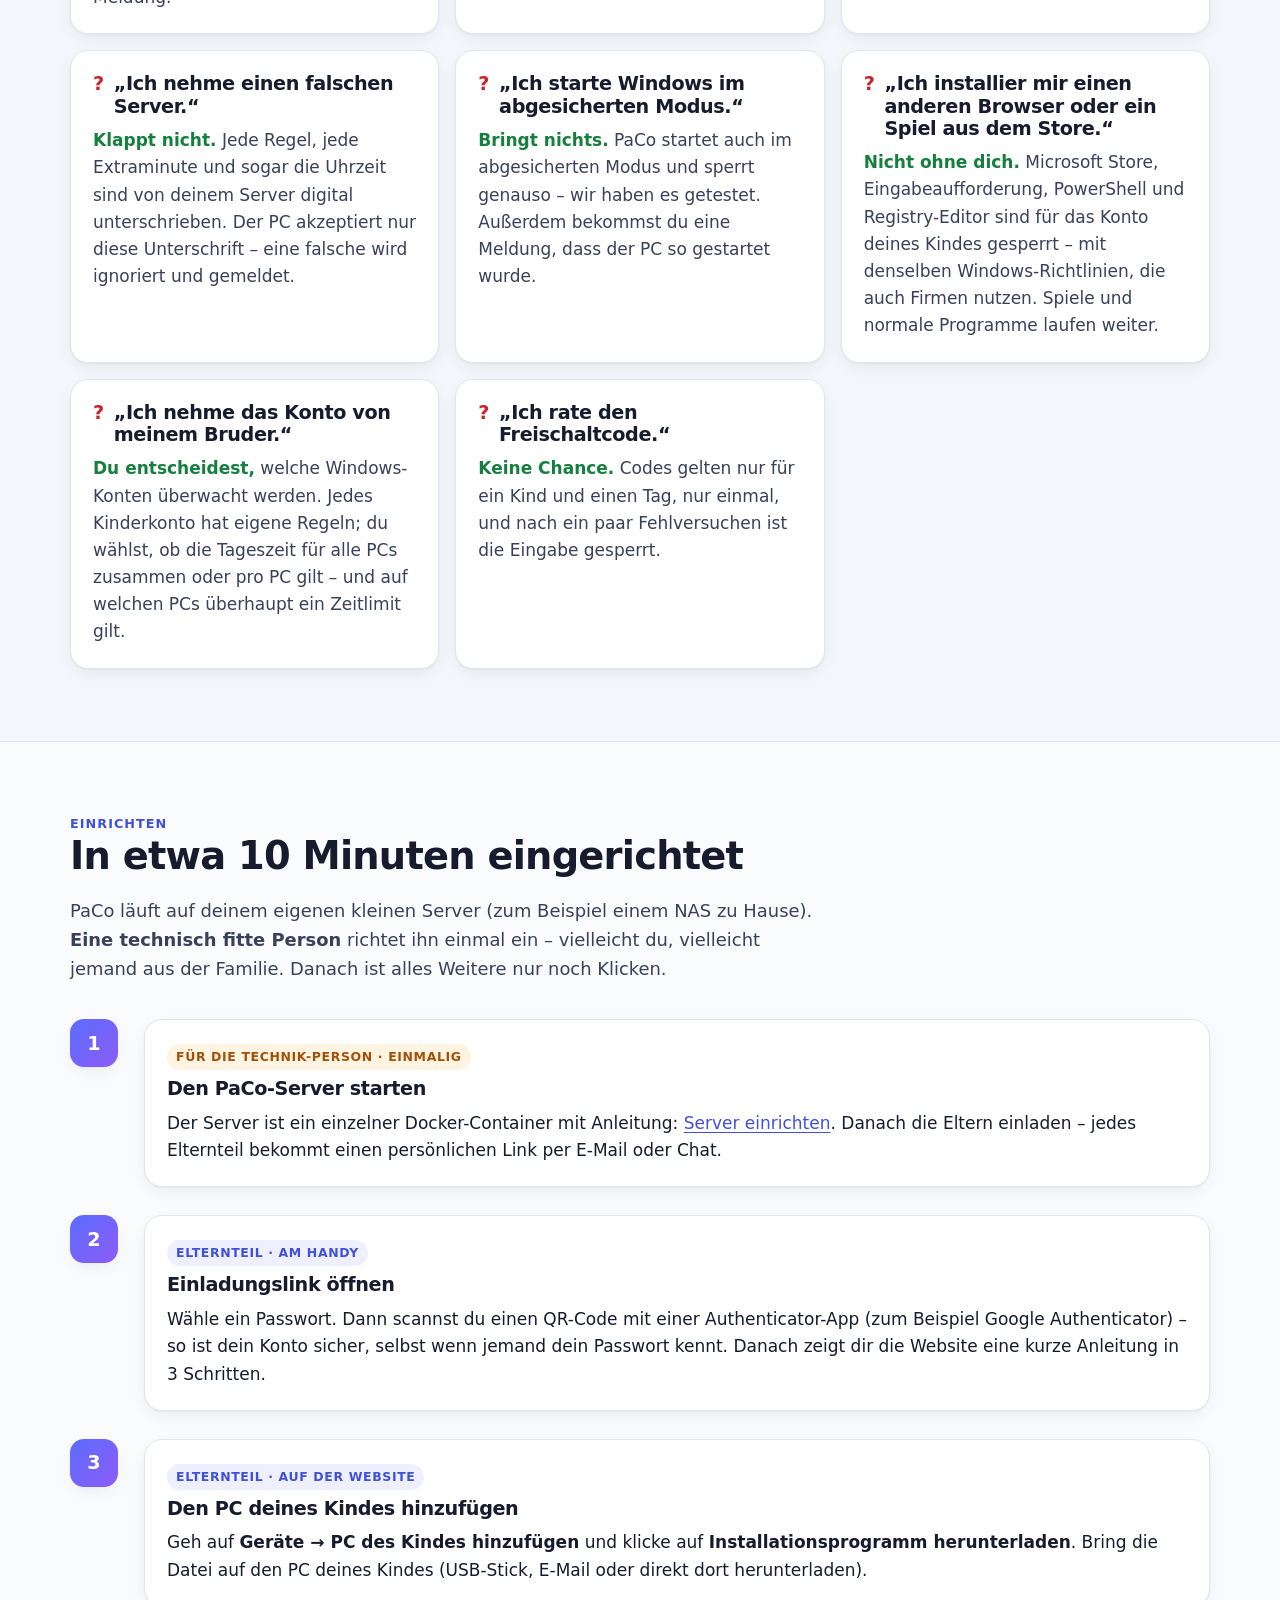
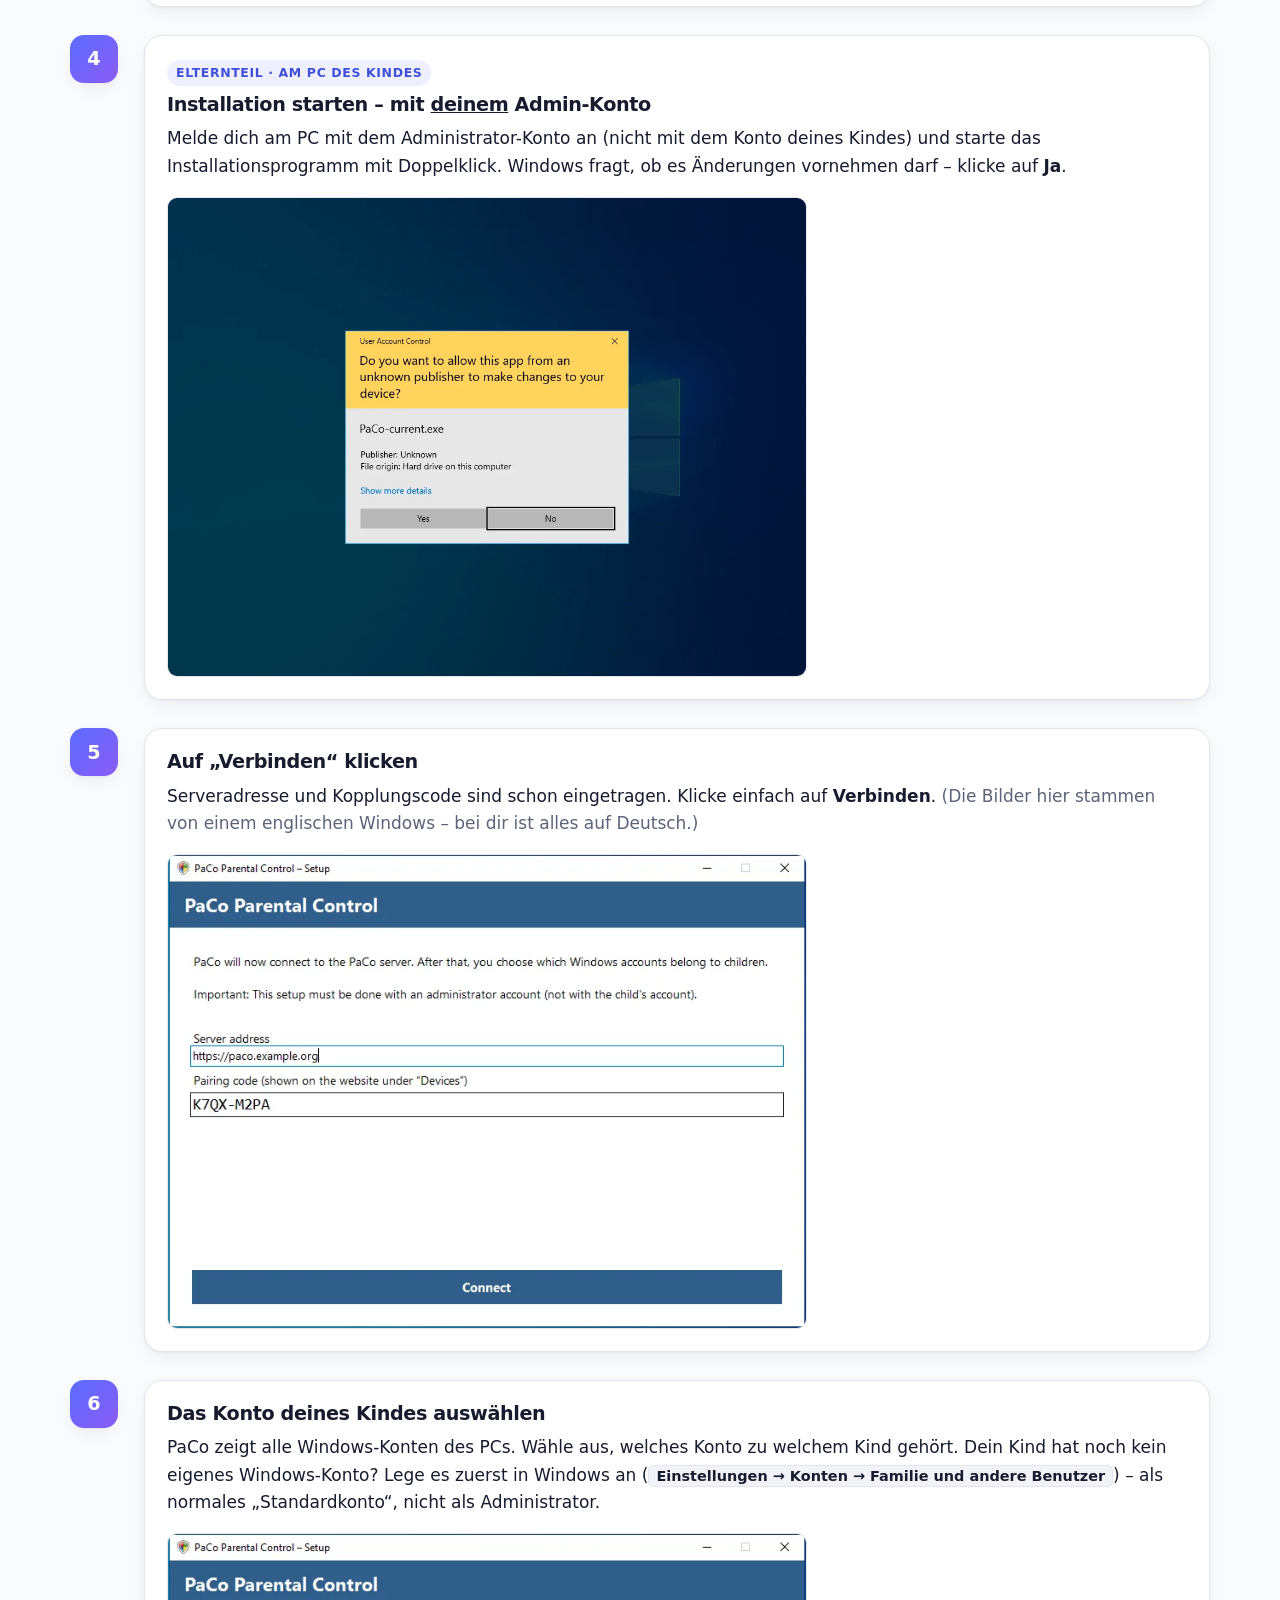
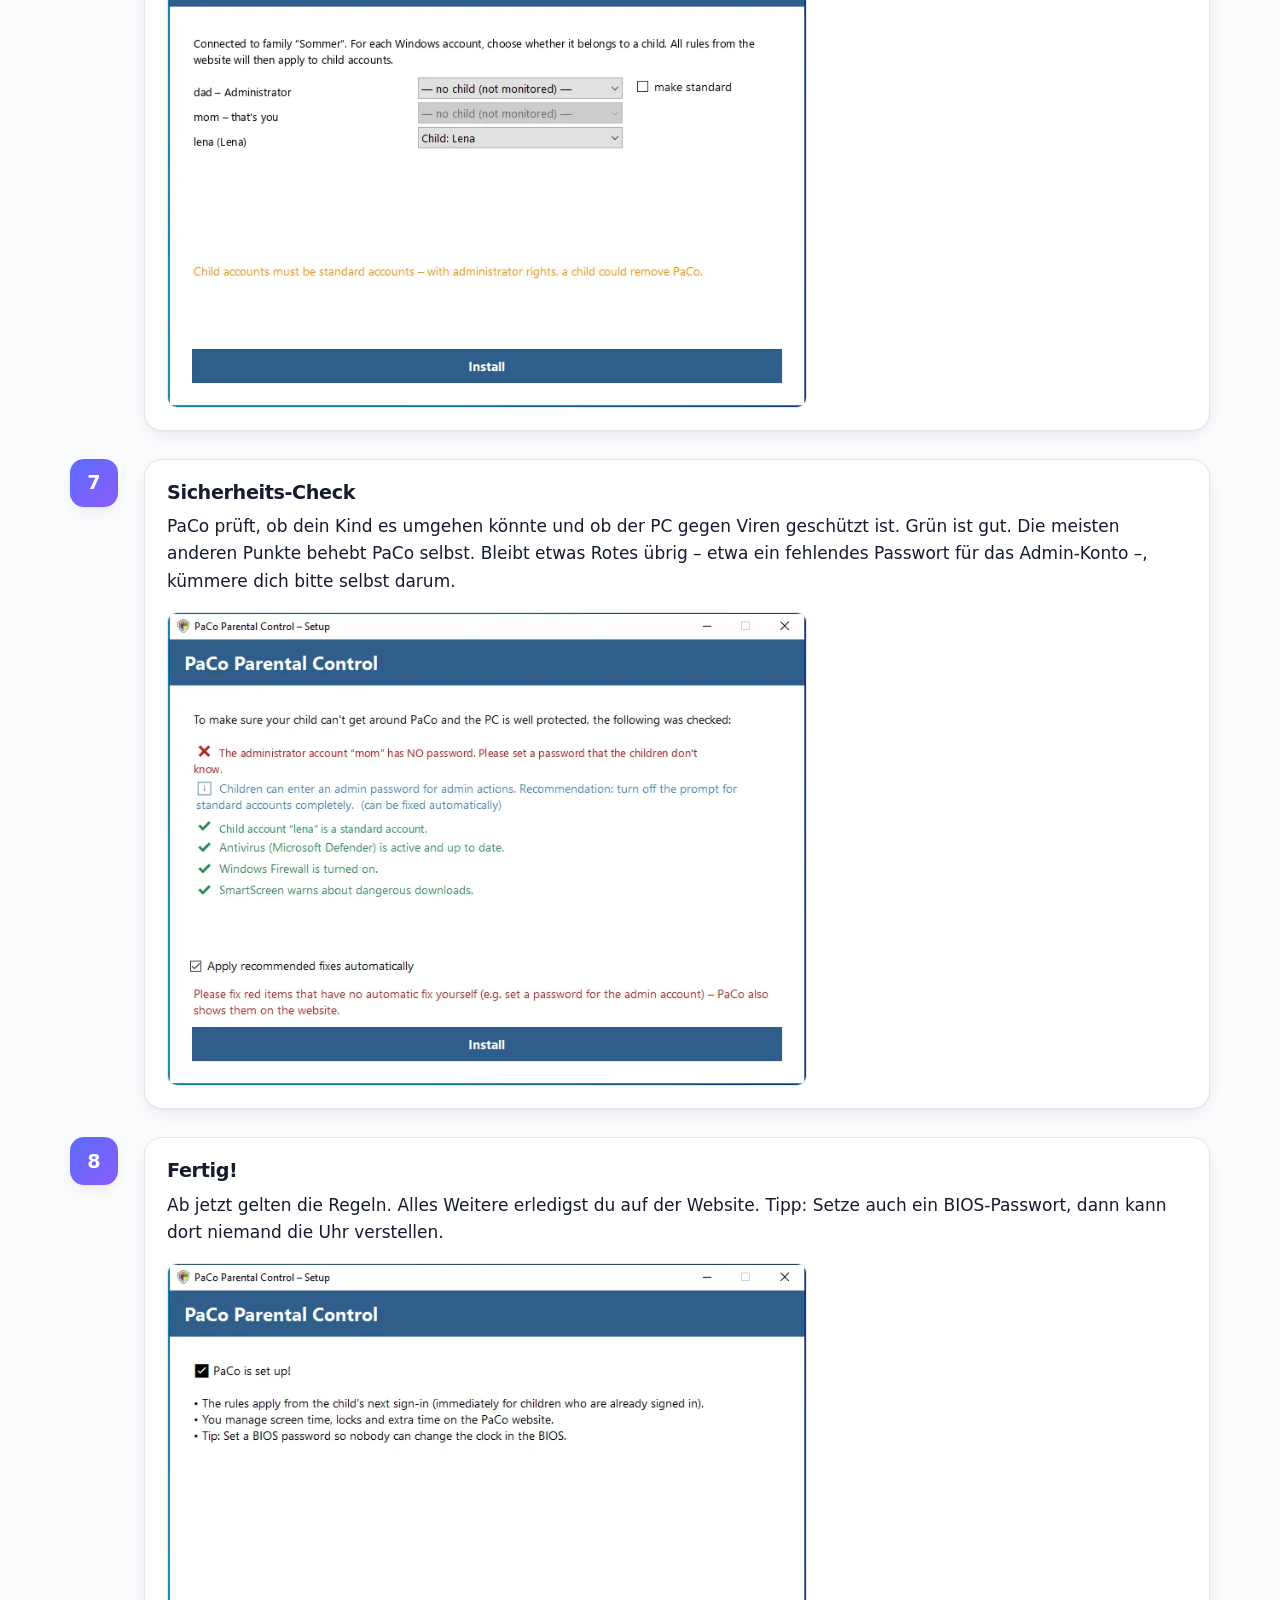
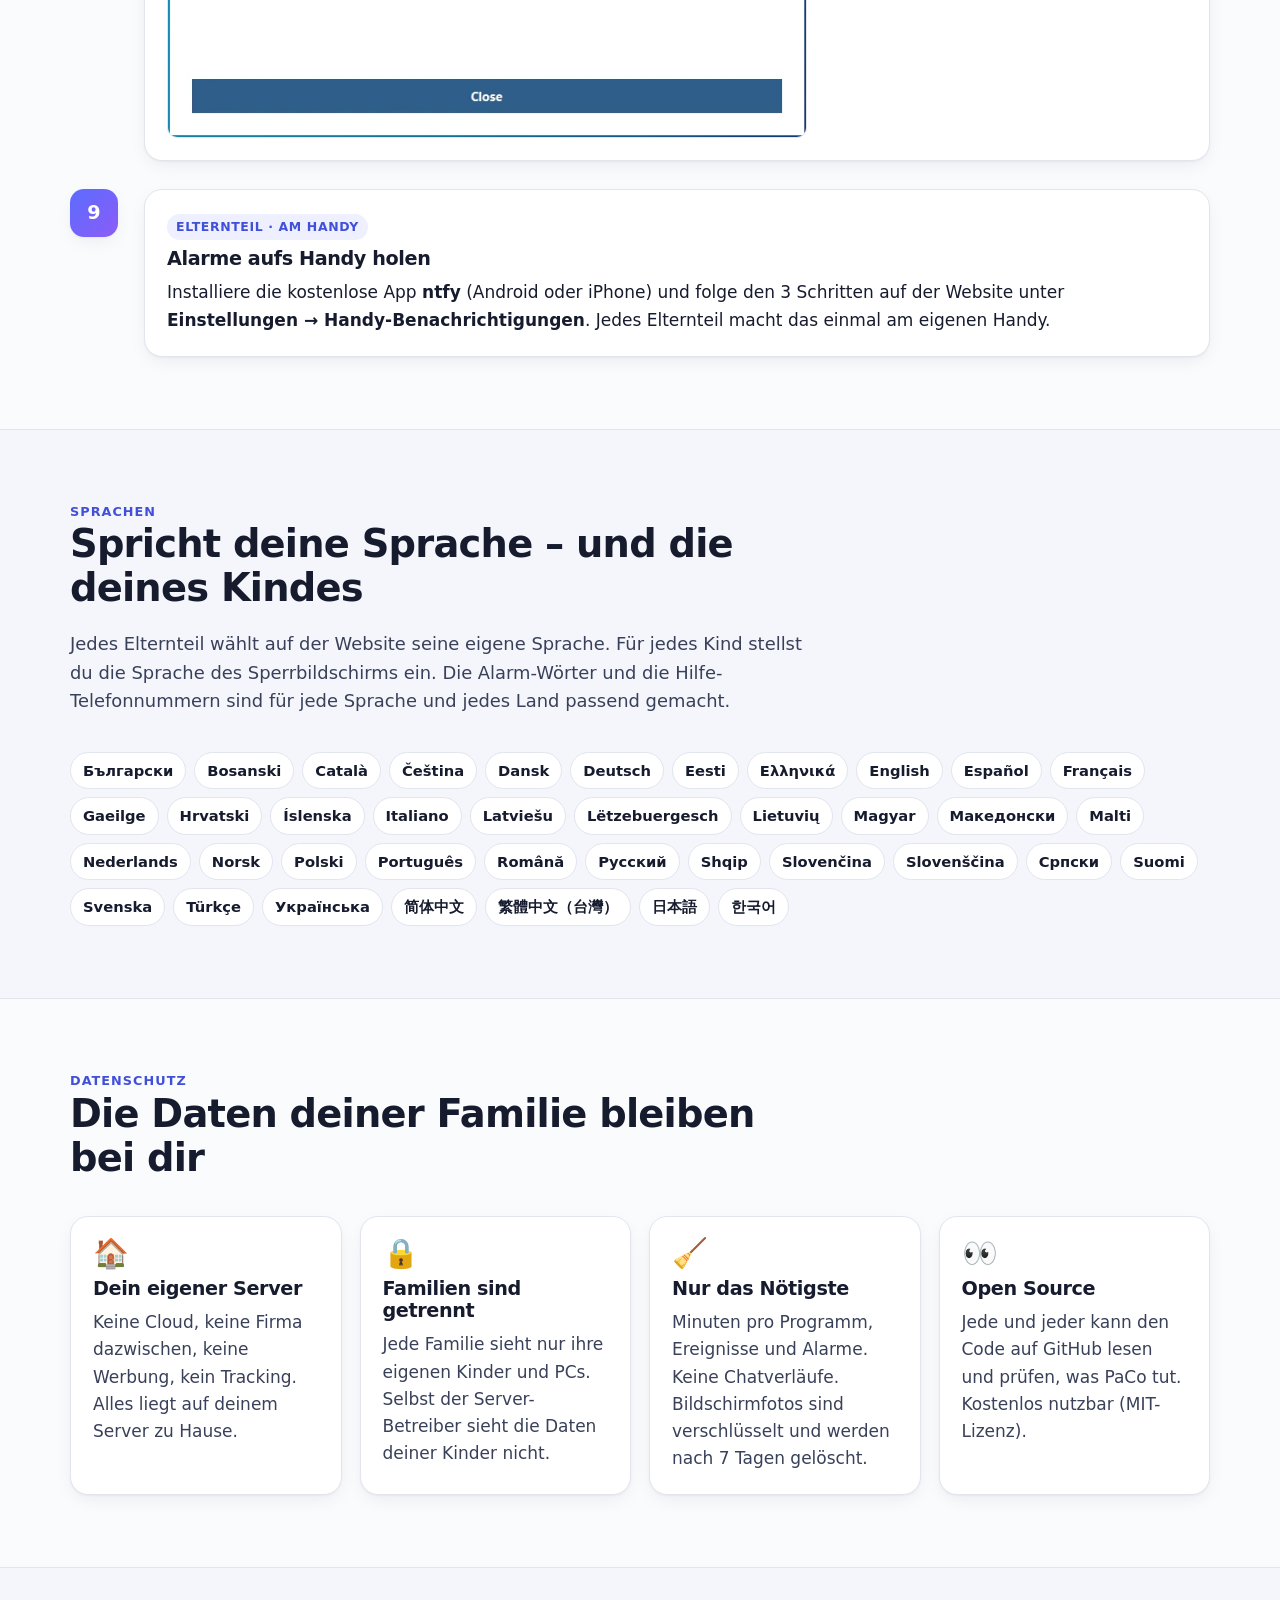
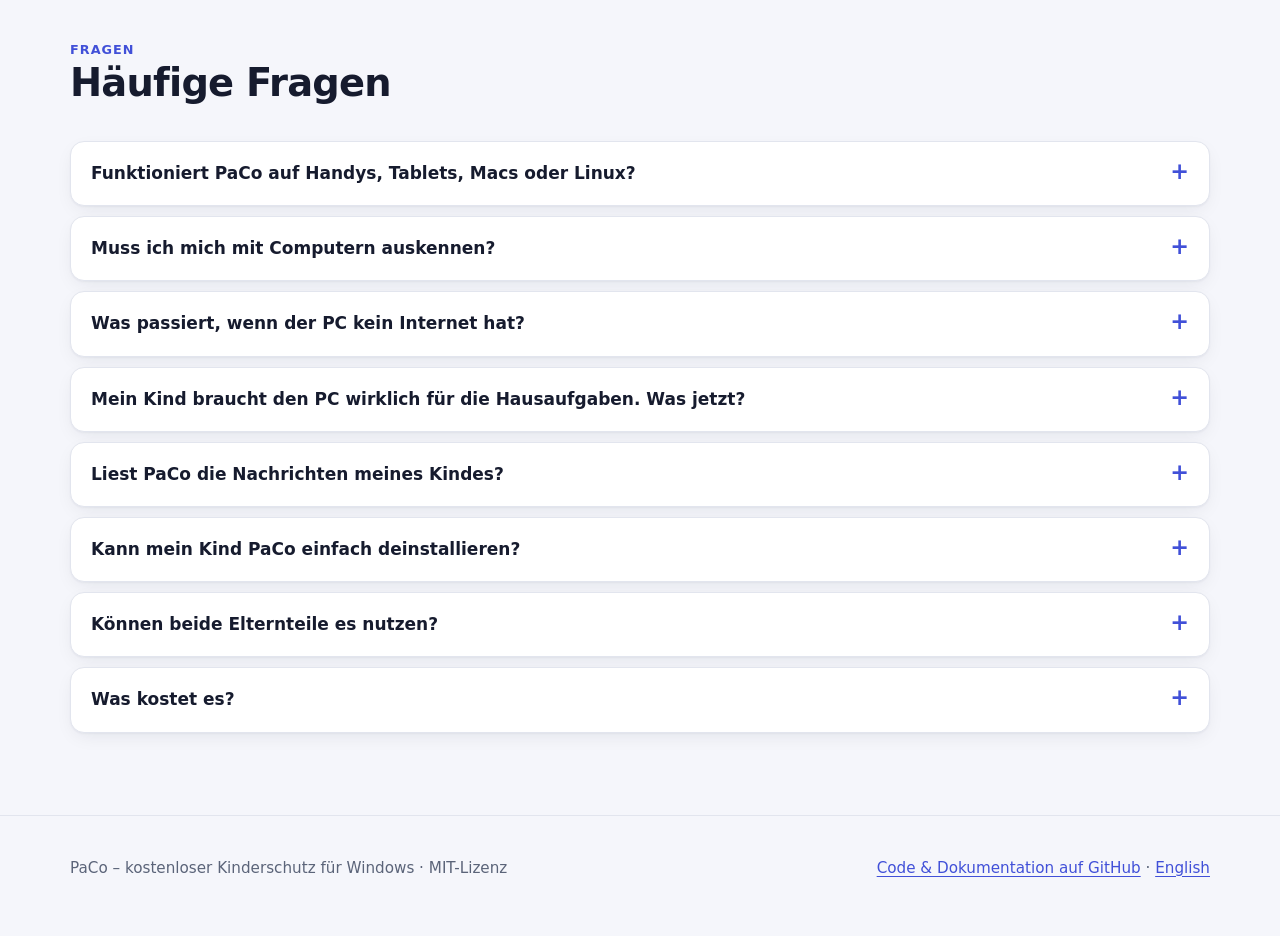
<file: site/de/index.html>
<!doctype html>
<html lang="de">
<head>
<meta charset="utf-8">
<meta name="viewport" content="width=device-width, initial-scale=1">
<title>PaCo – faire Bildschirmzeit für den Windows-PC deines Kindes</title>
<meta name="description" content="PaCo ist ein kostenloser Kinderschutz für Windows-PCs. Du stellst die Bildschirmzeit am Handy ein, der PC hält sich daran – auch offline. Läuft auf deinem eigenen Server, in 39 Sprachen.">
<link rel="icon" href="../logo.svg" type="image/svg+xml">
<link rel="alternate" hreflang="en" href="../">
<link rel="stylesheet" href="../style.css">
</head>
<body>
<a class="skip" href="#main">Zum Inhalt springen</a>

<header class="top">
  <div class="wrap">
    <a class="brand" href="./"><img src="../logo.svg" alt=""><span>PaCo</span></a>
    <nav aria-label="Hauptmenü">
      <a class="opt" href="#how">So funktioniert's</a>
      <a class="opt" href="#features">Funktionen</a>
      <a class="opt" href="#setup">Einrichten</a>
      <a class="opt" href="#faq">Fragen</a>
      <a href="https://github.com/Holdi601/PaCo">GitHub</a>
      <a class="lang" href="../" hreflang="en" lang="en">English</a>
    </nav>
  </div>
</header>

<main id="main">

<section class="hero">
  <div class="wrap">
    <div>
      <span class="eyebrow">🛡️ Kostenlos · Open Source · dein eigener Server</span>
      <h1>Faire Bildschirmzeit für den <span class="grad">Windows-PC</span> deines Kindes.</h1>
      <p class="lead">Du legst fest, wie lange und wann dein Kind an den PC darf – am Handy, mit ein paar Tipps.
        PaCo sorgt dafür, dass es klappt. Auch ohne Internet. Auch wenn dein Kind die Uhr verstellt.</p>
      <div class="cta">
        <a class="btn btn-primary" href="#how">So funktioniert's</a>
        <a class="btn btn-ghost" href="#setup">So richtest du es ein</a>
      </div>
      <ul class="ticks">
        <li>Zeitlimit pro Tag</li>
        <li>Mehr Zeit mit einem Tipp</li>
        <li>Alarm bei gefährlichen Wörtern</li>
        <li>39 Sprachen</li>
      </ul>
    </div>
    <div class="stage">
      <img class="desk" src="../img/dashboard.de.desktop.webp" width="1280" height="860"
           alt="Die PaCo-Übersicht: zwei Kinder, die heutige Nutzung, Knöpfe für mehr Zeit und zum Sperren">
      <img class="phone" src="../img/dashboard.de.phone.webp" width="780" height="1688" alt="Dieselbe Übersicht auf dem Handy">
    </div>
  </div>
</section>

<section id="how" class="alt">
  <div class="wrap">
    <div class="section-head">
      <div class="kicker">So funktioniert's</div>
      <h2>Drei Dinge passieren. Mehr nicht.</h2>
      <p>Keine komplizierten Menüs. Du stellst die Regeln einmal ein, PaCo erledigt den Rest.</p>
    </div>
    <div class="cards">
      <div class="card"><div class="num">1</div><h3>Du stellst die Regeln ein</h3>
        <p>Auf der PaCo-Website – am Handy oder an jedem Computer. Zum Beispiel: „1½ Stunden am Tag, nur zwischen 8 und 19:30 Uhr“.</p></div>
      <div class="card"><div class="num">2</div><h3>Der PC zählt mit</h3>
        <p>Ein kleines Programm auf dem PC deines Kindes zählt die Minuten. Dein Kind sieht, wie viel Zeit übrig ist, und wird 10, 5 und 1 Minute vor Schluss gewarnt.</p></div>
      <div class="card"><div class="num">3</div><h3>Zeit vorbei – Bildschirm gesperrt</h3>
        <p>Zuerst geht der Ton aus, dann kommt ein Sperrbildschirm. Dein Kind kann vorher speichern und sich abmelden. Nichts geht verloren.</p></div>
      <div class="card"><div class="num">+</div><h3>Mehr Zeit nötig?</h3>
        <p>Hausaufgaben noch nicht fertig? Tippe am Handy auf <b>+15 / +30 / +60 Minuten</b>. Oder sag deinem Kind einen Freischaltcode – der klappt sogar ohne Internet.</p></div>
    </div>
  </div>
</section>

<section id="child">
  <div class="wrap">
    <div class="section-head">
      <div class="kicker">Was dein Kind sieht</div>
      <h2>Ein freundlicher Sperrbildschirm. In der Sprache deines Kindes.</h2>
      <p>Wenn die Zeit um ist, liegt dieser Bildschirm über allem. Man kann ihn nicht schließen, verschieben oder mit Tastenkürzeln austricksen.
        Dein Kind kann einen Freischaltcode von dir eingeben – oder sich einfach abmelden.</p>
    </div>
    <div class="locks">
      <figure><img src="../img/lock.de.webp" width="1024" height="768" alt="Sperrbildschirm auf Deutsch: Deine Bildschirmzeit ist aufgebraucht"><figcaption>Deutsch</figcaption></figure>
      <figure><img src="../img/lock.en.webp" width="1024" height="768" alt="Sperrbildschirm auf Englisch"><figcaption>Englisch</figcaption></figure>
      <figure><img src="../img/lock.ja.webp" width="1024" height="768" alt="Sperrbildschirm auf Japanisch"><figcaption>Japanisch – auf einem englischen Windows</figcaption></figure>
    </div>
  </div>
</section>

<section id="features" class="alt">
  <div class="wrap">
    <div class="section-head">
      <div class="kicker">Funktionen</div>
      <h2>Alles auf einer Seite. Am Handy.</h2>
    </div>

    <div class="feature">
      <div class="text">
        <h3>Alles auf einen Blick</h3>
        <p>Für jedes Kind: wie lange es heute schon am PC war, wie viel Zeit noch übrig ist, ob es gerade am PC sitzt – und welches Programm offen ist.</p>
        <ul>
          <li><b>+15 / +30 / +60 Minuten</b> oder „heute unbegrenzt“ – ein Tipp.</li>
          <li><b>Jetzt sperren</b> – fürs Abendessen, die Hausaufgaben oder die Schlafenszeit. Ein Kind oder alle.</li>
          <li><b>Freischaltcode</b> – auf einen Zettel schreiben oder per Nachricht schicken. Klappt auch, wenn der PC offline ist.</li>
        </ul>
      </div>
      <div class="pair">
        <img class="shot-phone" src="../img/dashboard.de.phone.webp" width="780" height="1688" alt="Übersicht am Handy, helles Design">
        <img class="shot-phone" src="../img/dashboard.de.phone.dark.webp" width="780" height="1688" alt="Übersicht am Handy, dunkles Design">
      </div>
    </div>

    <div class="feature flip">
      <div class="text">
        <h3>Ein Wochenplan wie ein Stundenplan</h3>
        <p>Wähle für jeden Tag, wie viele Minuten erlaubt sind und in welcher Zeit. Unter der Woche anders als am Wochenende? Klar.</p>
        <ul>
          <li>Montag mit einem Klick auf alle Schultage übertragen.</li>
          <li>Mehrere PCs? Die Zeit gilt für alle zusammen – oder jeder PC hat die volle Zeit. Den Schul-Laptop kannst du ganz ohne Zeitlimit lassen.</li>
          <li>Einzelne Programme sperren (zum Beispiel ein Spiel, das nicht altersgerecht ist).</li>
          <li>Webseiten sperren, SafeSearch und den eingeschränkten YouTube-Modus einschalten.</li>
          <li>Aussuchen, was am Ende passiert: Sperrbildschirm oder Abmelden.</li>
          <li><b>Limits pro App, Webseite oder Kategorie:</b> z. B. Spiele 60 Min, Videos 30 Min – gezählt wird nur, was gerade im Vordergrund ist.</li>
          <li><b>Lernzeit:</b> Lern-Apps und Lern-Webseiten im Vordergrund verbrauchen keine PC-Zeit.</li>
          <li><b>Wächst mit deinem Kind:</b> Jede Einschränkung hat einen eigenen Schalter – Programme, Windows-Werkzeuge, Store, privates Surfen, SafeSearch. Einzeln lockern oder jederzeit wieder einschalten.</li>
        </ul>
      </div>
      <img class="shot" src="../img/rules.de.desktop.webp" width="1280" height="860" alt="Der Wochenplan: Minuten pro Tag und erlaubte Zeiten für jeden Wochentag">
    </div>

    <div class="feature">
      <div class="text">
        <h3>Welche Programme, wie lange</h3>
        <p>Ein 14-Tage-Überblick zeigt, wie viel Zeit dein Kind am PC verbracht hat – und mit welchen Programmen: Spiele, Browser, Hausaufgaben. Kein Raten, kein Streit.
          Neben jedem Programm gibt es einen Knopf zum <b>Sperren</b> – oder zum <b>Wieder-Erlauben</b>.</p>
      </div>
      <img class="shot" src="../img/stats.de.desktop.webp" width="1280" height="860" alt="Statistik: Bildschirmzeit pro Tag der letzten 14 Tage und die genutzten Programme">
    </div>

    <div class="feature flip">
      <div class="text">
        <h3>Ein Alarm, wenn etwas nicht stimmt</h3>
        <p>PaCo achtet auf gefährliche Wörter in Suchen, Fenstertiteln und Chats – zum Beispiel zu Suizid, Drogen, Gewalt, Mobbing
          oder Erwachsenen, die Kinder ködern wollen („sag es niemandem“, „schick mir ein Bild“). Eigene Wörter kannst du ergänzen.</p>
        <ul>
          <li>Du bekommst sofort eine <b>Push-Nachricht aufs Handy</b>.</li>
          <li>Gemeldet wird nur der Treffer mit einem kurzen Ausschnitt – <b>nicht</b> das ganze Gespräch.</li>
          <li>Bei Suizid-Wörtern sieht dein Kind zusätzlich, wo es Hilfe bekommt (die Hilfe-Telefone deines Landes).</li>
        </ul>
      </div>
      <div class="pair">
        <img class="shot-phone" src="../img/alerts.de.phone.webp" width="780" height="1688" alt="Ein Alarm am Handy: Grooming-Satz in einem Discord-Fenster gefunden">
        <img class="shot-phone" src="../img/notifications.de.phone.webp" width="780" height="1688" alt="Push-Nachrichten am Handy einrichten">
      </div>
    </div>

    <div class="feature">
      <div class="text">
        <h3>Die PCs – mit Sicherheits-Check</h3>
        <p>Sieh, welche PCs online sind, welches Kind welches Windows-Konto nutzt – und ob der PC sicher ist: Gibt es einen Virenschutz, eine Firewall, ein Passwort für das Admin-Konto?
          PaCo prüft das jeden Tag und sagt dir, was zu tun ist.</p>
        <ul>
          <li>Bildschirmfoto auf Knopfdruck: sehen, was gerade auf dem Bildschirm ist.</li>
          <li>Wo ist der Laptop? Standort auf Anfrage – hilfreich, wenn er verloren geht oder gestohlen wird.</li>
          <li>Updates für das PC-Programm mit einem Klick.</li>
        </ul>
      </div>
      <img class="shot" src="../img/devices.de.desktop.webp" width="1280" height="860" alt="Die Geräte-Seite mit Online-Status und Sicherheits-Check">
    </div>

    <div class="feature flip">
      <div class="text">
        <h3>Nichts passiert heimlich</h3>
        <p>Jeder Versuch, PaCo zu umgehen, landet im Protokoll: Uhr verstellt, falscher Freischaltcode, gesperrtes Programm gestartet, PC im abgesicherten Modus gestartet, PaCo entfernt.</p>
      </div>
      <img class="shot" src="../img/log.de.desktop.dark.webp" width="1280" height="860" alt="Das Geräte-Protokoll im dunklen Design mit Ereignissen wie einer verstellten Uhr">
    </div>
  </div>
</section>

<section id="safe">
  <div class="wrap">
    <div class="section-head">
      <div class="kicker">Schwer auszutricksen</div>
      <h2>Kinder sind schlau. Dafür wurde PaCo gebaut.</h2>
      <p>Die üblichen Tricks haben wir selbst ausprobiert – an einem echten Windows-PC.</p>
    </div>
    <div class="trust">
      <div class="card"><h3><span class="q">?</span> „Ich stell die Uhr vor oder zurück.“</h3>
        <p><span class="a">Bringt nichts.</span> PaCo hat eine eigene innere Uhr und gleicht sie mit deinem Server ab. Die Windows- oder BIOS-Uhr zu verstellen bringt keine Extrazeit – und du bekommst eine Meldung.</p></div>
      <div class="card"><h3><span class="q">?</span> „Ich schalte das WLAN aus.“</h3>
        <p><span class="a">Bringt nichts.</span> Die Regeln sind auf dem PC gespeichert. Ohne Internet zählt PaCo einfach weiter und sperrt genauso.</p></div>
      <div class="card"><h3><span class="q">?</span> „Ich beende das Programm / deinstalliere es.“</h3>
        <p><span class="a">Geht nicht</span> mit einem Kinderkonto. PaCo läuft als geschützter Windows-Dienst. Nur ein Admin kann es entfernen – und dann bekommst du eine Nachricht.</p></div>
      <div class="card"><h3><span class="q">?</span> „Ich nehme einen falschen Server.“</h3>
        <p><span class="a">Klappt nicht.</span> Jede Regel, jede Extraminute und sogar die Uhrzeit sind von deinem Server digital unterschrieben. Der PC akzeptiert nur diese Unterschrift – eine falsche wird ignoriert und gemeldet.</p></div>
      <div class="card"><h3><span class="q">?</span> „Ich starte Windows im abgesicherten Modus.“</h3>
        <p><span class="a">Bringt nichts.</span> PaCo startet auch im abgesicherten Modus und sperrt genauso – wir haben es getestet. Außerdem bekommst du eine Meldung, dass der PC so gestartet wurde.</p></div>
      <div class="card"><h3><span class="q">?</span> „Ich installier mir einen anderen Browser oder ein Spiel aus dem Store.“</h3>
        <p><span class="a">Nicht ohne dich.</span> Microsoft Store, Eingabeaufforderung, PowerShell und Registry-Editor sind für das Konto deines Kindes gesperrt – mit denselben Windows-Richtlinien, die auch Firmen nutzen. Spiele und normale Programme laufen weiter.</p></div>
      <div class="card"><h3><span class="q">?</span> „Ich nehme das Konto von meinem Bruder.“</h3>
        <p><span class="a">Du entscheidest,</span> welche Windows-Konten überwacht werden. Jedes Kinderkonto hat eigene Regeln; du wählst, ob die Tageszeit für alle PCs zusammen oder pro PC gilt – und auf welchen PCs überhaupt ein Zeitlimit gilt.</p></div>
      <div class="card"><h3><span class="q">?</span> „Ich rate den Freischaltcode.“</h3>
        <p><span class="a">Keine Chance.</span> Codes gelten nur für ein Kind und einen Tag, nur einmal, und nach ein paar Fehlversuchen ist die Eingabe gesperrt.</p></div>
    </div>
  </div>
</section>

<section id="setup" class="alt">
  <div class="wrap">
    <div class="section-head">
      <div class="kicker">Einrichten</div>
      <h2>In etwa 10 Minuten eingerichtet</h2>
      <p>PaCo läuft auf deinem eigenen kleinen Server (zum Beispiel einem NAS zu Hause). <b>Eine technisch fitte Person</b> richtet ihn einmal ein – vielleicht du, vielleicht jemand aus der Familie.
        Danach ist alles Weitere nur noch Klicken.</p>
    </div>

    <div class="steps">
      <div class="step"><div class="body">
        <span class="who tech">Für die Technik-Person · einmalig</span>
        <h3>Den PaCo-Server starten</h3>
        <p>Der Server ist ein einzelner Docker-Container mit Anleitung: <a href="https://github.com/Holdi601/PaCo/blob/main/docs/server-setup.md">Server einrichten</a>.
          Danach die Eltern einladen – jedes Elternteil bekommt einen persönlichen Link per E-Mail oder Chat.</p>
      </div></div>

      <div class="step"><div class="body">
        <span class="who">Elternteil · am Handy</span>
        <h3>Einladungslink öffnen</h3>
        <p>Wähle ein Passwort. Dann scannst du einen QR-Code mit einer Authenticator-App (zum Beispiel Google Authenticator) – so ist dein Konto sicher, selbst wenn jemand dein Passwort kennt.
          Danach zeigt dir die Website eine kurze Anleitung in 3 Schritten.</p>
      </div></div>

      <div class="step"><div class="body">
        <span class="who">Elternteil · auf der Website</span>
        <h3>Den PC deines Kindes hinzufügen</h3>
        <p>Geh auf <b>Geräte → PC des Kindes hinzufügen</b> und klicke auf <b>Installationsprogramm herunterladen</b>. Bring die Datei auf den PC deines Kindes (USB-Stick, E-Mail oder direkt dort herunterladen).</p>
      </div></div>

      <div class="step"><div class="body">
        <span class="who">Elternteil · am PC des Kindes</span>
        <h3>Installation starten – mit <u>deinem</u> Admin-Konto</h3>
        <p>Melde dich am PC mit dem Administrator-Konto an (nicht mit dem Konto deines Kindes) und starte das Installationsprogramm mit Doppelklick. Windows fragt, ob es Änderungen vornehmen darf – klicke auf <b>Ja</b>.</p>
        <img src="../img/setup-1-uac.webp" width="1024" height="768" alt="Die Windows-Frage, ob die App Änderungen vornehmen darf – Ja">
      </div></div>

      <div class="step"><div class="body">
        <h3>Auf „Verbinden“ klicken</h3>
        <p>Serveradresse und Kopplungscode sind schon eingetragen. Klicke einfach auf <b>Verbinden</b>.
          <span class="muted">(Die Bilder hier stammen von einem englischen Windows – bei dir ist alles auf Deutsch.)</span></p>
        <img src="../img/setup-2-connect.webp" width="748" height="554" alt="Die PaCo-Einrichtung: Serveradresse und Kopplungscode, Knopf Verbinden">
      </div></div>

      <div class="step"><div class="body">
        <h3>Das Konto deines Kindes auswählen</h3>
        <p>PaCo zeigt alle Windows-Konten des PCs. Wähle aus, welches Konto zu welchem Kind gehört. Dein Kind hat noch kein eigenes Windows-Konto?
          Lege es zuerst in Windows an (<kbd>Einstellungen → Konten → Familie und andere Benutzer</kbd>) – als normales „Standardkonto“, nicht als Administrator.</p>
        <img src="../img/setup-3-accounts.webp" width="748" height="554" alt="Auswahl, welches Windows-Konto zu welchem Kind gehört">
      </div></div>

      <div class="step"><div class="body">
        <h3>Sicherheits-Check</h3>
        <p>PaCo prüft, ob dein Kind es umgehen könnte und ob der PC gegen Viren geschützt ist. Grün ist gut. Die meisten anderen Punkte
          behebt PaCo selbst. Bleibt etwas Rotes übrig – etwa ein fehlendes Passwort für das Admin-Konto –, kümmere dich bitte selbst darum.</p>
        <img src="../img/setup-4-security.webp" width="748" height="554" alt="Der Sicherheits-Check mit grünen Haken und einem roten Punkt: Das Admin-Konto hat kein Passwort">
      </div></div>

      <div class="step"><div class="body">
        <h3>Fertig!</h3>
        <p>Ab jetzt gelten die Regeln. Alles Weitere erledigst du auf der Website. Tipp: Setze auch ein BIOS-Passwort, dann kann dort niemand die Uhr verstellen.</p>
        <img src="../img/setup-5-done.webp" width="748" height="554" alt="PaCo ist eingerichtet">
      </div></div>

      <div class="step"><div class="body">
        <span class="who">Elternteil · am Handy</span>
        <h3>Alarme aufs Handy holen</h3>
        <p>Installiere die kostenlose App <b>ntfy</b> (Android oder iPhone) und folge den 3 Schritten auf der Website unter <b>Einstellungen → Handy-Benachrichtigungen</b>. Jedes Elternteil macht das einmal am eigenen Handy.</p>
      </div></div>
    </div>
  </div>
</section>

<section id="languages">
  <div class="wrap">
    <div class="section-head">
      <div class="kicker">Sprachen</div>
      <h2>Spricht deine Sprache – und die deines Kindes</h2>
      <p>Jedes Elternteil wählt auf der Website seine eigene Sprache. Für jedes Kind stellst du die Sprache des Sperrbildschirms ein.
        Die Alarm-Wörter und die Hilfe-Telefonnummern sind für jede Sprache und jedes Land passend gemacht.</p>
    </div>
    <div class="chips" lang="mul">
      <span>Български</span><span>Bosanski</span><span>Català</span><span>Čeština</span><span>Dansk</span><span>Deutsch</span><span>Eesti</span>
      <span>Ελληνικά</span><span>English</span><span>Español</span><span>Français</span><span>Gaeilge</span><span>Hrvatski</span><span>Íslenska</span>
      <span>Italiano</span><span>Latviešu</span><span>Lëtzebuergesch</span><span>Lietuvių</span><span>Magyar</span><span>Македонски</span><span>Malti</span>
      <span>Nederlands</span><span>Norsk</span><span>Polski</span><span>Português</span><span>Română</span><span>Русский</span><span>Shqip</span>
      <span>Slovenčina</span><span>Slovenščina</span><span>Српски</span><span>Suomi</span><span>Svenska</span><span>Türkçe</span><span>Українська</span>
      <span>简体中文</span><span>繁體中文（台灣）</span><span>日本語</span><span>한국어</span>
    </div>
  </div>
</section>

<section id="privacy" class="alt">
  <div class="wrap">
    <div class="section-head">
      <div class="kicker">Datenschutz</div>
      <h2>Die Daten deiner Familie bleiben bei dir</h2>
    </div>
    <div class="cards">
      <div class="card"><div class="emoji">🏠</div><h3>Dein eigener Server</h3><p>Keine Cloud, keine Firma dazwischen, keine Werbung, kein Tracking. Alles liegt auf deinem Server zu Hause.</p></div>
      <div class="card"><div class="emoji">🔒</div><h3>Familien sind getrennt</h3><p>Jede Familie sieht nur ihre eigenen Kinder und PCs. Selbst der Server-Betreiber sieht die Daten deiner Kinder nicht.</p></div>
      <div class="card"><div class="emoji">🧹</div><h3>Nur das Nötigste</h3><p>Minuten pro Programm, Ereignisse und Alarme. Keine Chatverläufe. Bildschirmfotos sind verschlüsselt und werden nach 7 Tagen gelöscht.</p></div>
      <div class="card"><div class="emoji">👀</div><h3>Open Source</h3><p>Jede und jeder kann den Code auf GitHub lesen und prüfen, was PaCo tut. Kostenlos nutzbar (MIT-Lizenz).</p></div>
    </div>
  </div>
</section>

<section id="faq">
  <div class="wrap">
    <div class="section-head">
      <div class="kicker">Fragen</div>
      <h2>Häufige Fragen</h2>
    </div>
    <details><summary>Funktioniert PaCo auf Handys, Tablets, Macs oder Linux?</summary>
      <p><b>Noch nicht.</b> Im Moment schützt PaCo <b>Windows-10- und Windows-11-PCs und -Laptops</b>. Unterstützung für weitere Geräte
        – Handys, Tablets, Macs, Linux – kann aber gut in Zukunft dazukommen. Verwalten kannst du PaCo schon heute von jedem Handy oder Computer mit Browser.</p></details>
    <details><summary>Muss ich mich mit Computern auskennen?</summary>
      <p>Für den Alltag: nein – du tippst auf Knöpfe auf einer Website. Den Server einmal einzurichten braucht jemanden, der sich ein bisschen mit Servern oder einem NAS auskennt (etwa eine Stunde).</p></details>
    <details><summary>Was passiert, wenn der PC kein Internet hat?</summary>
      <p>PaCo arbeitet mit den zuletzt erhaltenen Regeln weiter. Die Zeit wird gezählt, der Bildschirm sperrt pünktlich und Freischaltcodes funktionieren. Sobald der PC wieder online ist, landet alles auf der Website.</p></details>
    <details><summary>Mein Kind braucht den PC wirklich für die Hausaufgaben. Was jetzt?</summary>
      <p>Gib mit einem Tipp am Handy Extrazeit, oder sag deinem Kind einen Freischaltcode (zum Beispiel „30 Minuten“). Codes funktionieren auch ohne Internet und nur einmal.</p></details>
    <details><summary>Liest PaCo die Nachrichten meines Kindes?</summary>
      <p>Nein. PaCo sucht direkt auf dem PC nach bestimmten gefährlichen Wörtern. Nur bei einem Treffer schickt es dir das Wort, das Programm und einen kurzen Ausschnitt darum herum. Sonst verlässt nichts den PC.</p></details>
    <details><summary>Kann mein Kind PaCo einfach deinstallieren?</summary>
      <p>Nicht mit einem normalen Kinderkonto. PaCo prüft, dass Kinderkonten keine Administratorrechte haben. Entfernt ein Admin PaCo, bekommst du eine Push-Nachricht.</p></details>
    <details><summary>Können beide Elternteile es nutzen?</summary>
      <p>Ja. Ein Elternteil kann das andere (oder die Großeltern) in die Familie einladen. Alle haben ihr eigenes Login und ihre eigene Sprache.</p></details>
    <details><summary>Was kostet es?</summary>
      <p>Nichts. PaCo ist kostenlos und Open Source. Du brauchst nur einen kleinen Server, zum Beispiel ein NAS, das du vielleicht schon zu Hause hast.</p></details>
  </div>
</section>

</main>

<footer>
  <div class="wrap">
    <span>PaCo – kostenloser Kinderschutz für Windows · MIT-Lizenz</span>
    <span><a href="https://github.com/Holdi601/PaCo">Code &amp; Dokumentation auf GitHub</a> · <a href="../" hreflang="en" lang="en">English</a></span>
  </div>
</footer>
</body>
</html>
</file>
<file: site/style.css>
/* PaCo project website – same palette as the app (src/PaCo.Server/wwwroot/css/site.css). */
:root {
  --font: ui-sans-serif, system-ui, -apple-system, "Segoe UI Variable Text", "Segoe UI", Roboto, "Helvetica Neue", Arial, sans-serif;
  --font-display: "Segoe UI Variable Display", ui-sans-serif, system-ui, -apple-system, "Segoe UI", Roboto, Arial, sans-serif;
  --bg: #f5f6fb;
  --surface: #ffffff;
  --surface-2: #f1f3f9;
  --border: #e2e5ee;
  --text: #161b2e;
  --text-2: #39415a;
  --muted: #5b6479;
  --primary: #4c5ce6;
  --primary-hover: #3c4bd0;
  --primary-text: #4150d8;
  --primary-soft: #eef0ff;
  --brand-1: #5b6cff;
  --brand-2: #8b5cf6;
  --ok: #15803d; --ok-soft: #e6f6ec;
  --warn: #a45006; --warn-soft: #fff4e2;
  --bad: #c9262c; --bad-soft: #fdeced;
  --shadow: 0 1px 2px rgba(22, 27, 46, .04), 0 6px 20px -6px rgba(22, 27, 46, .10);
  --shadow-lg: 0 2px 4px rgba(22, 27, 46, .04), 0 22px 48px -14px rgba(40, 50, 120, .28);
  --glow-1: rgba(91, 108, 255, .14);
  --glow-2: rgba(139, 92, 246, .11);
  --radius: 18px;
  color-scheme: light;
}
@media (prefers-color-scheme: dark) {
  :root {
    --bg: #0d1020;
    --surface: #161a2e;
    --surface-2: #1d2238;
    --border: #2a3050;
    --text: #eef0fa;
    --text-2: #c9cde0;
    --muted: #9aa1bb;
    --primary: #6d7bff;
    --primary-hover: #8290ff;
    --primary-text: #9aa5ff;
    --primary-soft: #232a52;
    --ok: #4ade80; --ok-soft: #12301f;
    --warn: #fbbf24; --warn-soft: #332508;
    --bad: #f87171; --bad-soft: #3a1518;
    --shadow: 0 1px 2px rgba(0, 0, 0, .3), 0 8px 24px -8px rgba(0, 0, 0, .5);
    --shadow-lg: 0 2px 4px rgba(0, 0, 0, .3), 0 24px 56px -16px rgba(0, 0, 0, .7);
    --glow-1: rgba(91, 108, 255, .20);
    --glow-2: rgba(139, 92, 246, .16);
    color-scheme: dark;
  }
}

* { box-sizing: border-box; }
html { scroll-behavior: smooth; }
@media (prefers-reduced-motion: reduce) { html { scroll-behavior: auto; } }
body {
  margin: 0;
  font: 17px/1.6 var(--font);
  color: var(--text);
  background:
    radial-gradient(900px 500px at 85% -10%, var(--glow-2), transparent 60%),
    radial-gradient(800px 500px at -10% 10%, var(--glow-1), transparent 60%),
    var(--bg);
  background-attachment: fixed;
  -webkit-font-smoothing: antialiased;
}
img { max-width: 100%; height: auto; display: block; }
a { color: var(--primary-text); text-underline-offset: 3px; }
h1, h2, h3 { font-family: var(--font-display); line-height: 1.15; letter-spacing: -.02em; margin: 0 0 .5em; }
h1 { font-size: clamp(2.2rem, 5.5vw, 3.6rem); font-weight: 800; }
h2 { font-size: clamp(1.7rem, 3.6vw, 2.4rem); font-weight: 800; }
h3 { font-size: 1.2rem; font-weight: 700; }
p { margin: 0 0 1em; }
.wrap { width: min(1140px, 100% - 32px); margin-inline: auto; }
.muted { color: var(--muted); }
.skip { position: absolute; left: -999px; }
.skip:focus { left: 16px; top: 16px; z-index: 99; background: var(--surface); padding: 8px 14px; border-radius: 10px; }
:focus-visible { outline: 3px solid var(--primary); outline-offset: 3px; border-radius: 6px; }

/* ---------- top bar ---------- */
.top {
  position: sticky; top: 0; z-index: 10;
  background: color-mix(in srgb, var(--bg) 82%, transparent);
  backdrop-filter: saturate(1.4) blur(12px);
  border-bottom: 1px solid var(--border);
}
.top .wrap { display: flex; align-items: center; gap: 18px; height: 64px; }
.brand { display: flex; align-items: center; gap: 10px; font: 800 1.3rem var(--font-display); color: var(--text); text-decoration: none; }
.brand img { width: 34px; height: 34px; }
.brand span { background: linear-gradient(90deg, var(--brand-1), var(--brand-2)); -webkit-background-clip: text; background-clip: text; color: transparent; }
.top nav { display: flex; gap: 4px; margin-left: auto; align-items: center; }
.top nav a { color: var(--text-2); text-decoration: none; font-weight: 600; font-size: .95rem; padding: 8px 12px; border-radius: 10px; }
.top nav a:hover { background: var(--surface-2); color: var(--text); }
.top nav .lang { border: 1px solid var(--border); background: var(--surface); }
@media (max-width: 820px) { .top nav .opt { display: none; } }

/* ---------- buttons ---------- */
.btn {
  display: inline-flex; align-items: center; gap: 8px; padding: 13px 22px; border-radius: 14px;
  font-weight: 700; text-decoration: none; border: 1px solid transparent; transition: transform .15s, background .15s;
}
.btn:hover { transform: translateY(-1px); }
.btn-primary { background: linear-gradient(135deg, var(--brand-1), var(--brand-2)); color: #fff; box-shadow: 0 10px 24px -10px rgba(91, 108, 255, .7); }
.btn-ghost { background: var(--surface); color: var(--text); border-color: var(--border); }

/* ---------- hero ---------- */
.hero { padding: 64px 0 40px; }
.hero .wrap { display: grid; grid-template-columns: 1.05fr 1fr; gap: 48px; align-items: center; }
.eyebrow { display: inline-flex; gap: 8px; align-items: center; font-weight: 700; font-size: .85rem; color: var(--primary-text);
  background: var(--primary-soft); padding: 6px 12px; border-radius: 999px; margin-bottom: 18px; }
.hero h1 .grad { background: linear-gradient(90deg, var(--brand-1), var(--brand-2)); -webkit-background-clip: text; background-clip: text; color: transparent; }
.hero .lead { font-size: 1.2rem; color: var(--text-2); max-width: 34em; }
.hero .cta { display: flex; gap: 12px; flex-wrap: wrap; margin: 26px 0 18px; }
.ticks { list-style: none; padding: 0; margin: 0; display: flex; flex-wrap: wrap; gap: 8px 18px; color: var(--text-2); font-weight: 600; font-size: .95rem; }
.ticks li::before { content: "✓"; color: var(--ok); font-weight: 800; margin-right: 6px; }
.stage { position: relative; min-height: 420px; }
.stage .desk { border-radius: 14px; box-shadow: var(--shadow-lg); border: 1px solid var(--border); width: 100%; }
.stage .phone {
  position: absolute; right: -10px; bottom: -40px; width: 34%; min-width: 150px;
  border-radius: 26px; border: 6px solid #1b2038; box-shadow: var(--shadow-lg); background: #1b2038;
}
@media (max-width: 900px) {
  .hero .wrap { grid-template-columns: 1fr; }
  .stage { min-height: 0; margin-bottom: 40px; }
  .stage .phone { right: 0; bottom: -30px; width: 36%; }
}

/* ---------- sections ---------- */
section { padding: 72px 0; }
.section-head { max-width: 760px; margin-bottom: 36px; }
.section-head .kicker { font-weight: 800; letter-spacing: .08em; text-transform: uppercase; font-size: .8rem; color: var(--primary-text); }
.section-head p { font-size: 1.12rem; color: var(--text-2); }
.alt { background: color-mix(in srgb, var(--surface) 55%, transparent); border-block: 1px solid var(--border); }

.cards { display: grid; grid-template-columns: repeat(auto-fit, minmax(240px, 1fr)); gap: 18px; }
.card { background: var(--surface); border: 1px solid var(--border); border-radius: var(--radius); padding: 22px; box-shadow: var(--shadow); }
.card .num { width: 40px; height: 40px; border-radius: 12px; display: grid; place-items: center; color: #fff; font-weight: 800;
  background: linear-gradient(135deg, var(--brand-1), var(--brand-2)); margin-bottom: 12px; }
.card .emoji { font-size: 1.8rem; line-height: 1; margin-bottom: 10px; }
.card p { color: var(--text-2); margin: 0; }

.feature { display: grid; grid-template-columns: 1fr 1.25fr; gap: 44px; align-items: center; margin-bottom: 72px; }
.feature:last-child { margin-bottom: 0; }
.feature.flip { grid-template-columns: 1.25fr 1fr; }
.feature.flip .text { order: 2; }
.feature .text p { color: var(--text-2); }
.feature ul { padding-left: 1.2em; color: var(--text-2); margin: 0; }
.feature li { margin-bottom: .35em; }
.shot { border-radius: 14px; box-shadow: var(--shadow-lg); border: 1px solid var(--border); background: var(--surface); }
.shot-phone { max-width: 300px; margin-inline: auto; border-radius: 24px; border: 6px solid #1b2038; box-shadow: var(--shadow-lg); }
.pair { display: flex; gap: 18px; align-items: flex-start; justify-content: center; }
.pair .shot-phone { width: 48%; }
figure { margin: 0; }
figcaption { font-size: .88rem; color: var(--muted); margin-top: 10px; text-align: center; }
@media (max-width: 860px) {
  .feature, .feature.flip { grid-template-columns: 1fr; gap: 22px; }
  .feature.flip .text { order: 0; }
}

.locks { display: grid; grid-template-columns: repeat(3, 1fr); gap: 14px; }
.locks img { border-radius: 10px; box-shadow: var(--shadow); border: 1px solid var(--border); }
@media (max-width: 700px) { .locks { grid-template-columns: 1fr; } }

/* ---------- trust list ---------- */
.trust { display: grid; grid-template-columns: repeat(auto-fit, minmax(300px, 1fr)); gap: 16px; }
.trust .card h3 { display: flex; gap: 10px; align-items: baseline; }
.trust .card h3 .q { color: var(--bad); }
.trust .card .a { color: var(--ok); font-weight: 700; }

/* ---------- steps ---------- */
.steps { counter-reset: s; display: grid; gap: 28px; }
.step { display: grid; grid-template-columns: 56px 1fr; gap: 18px; }
.step::before { counter-increment: s; content: counter(s); width: 48px; height: 48px; border-radius: 14px; display: grid; place-items: center;
  font: 800 1.2rem var(--font-display); color: #fff; background: linear-gradient(135deg, var(--brand-1), var(--brand-2)); box-shadow: var(--shadow); }
.step .body { background: var(--surface); border: 1px solid var(--border); border-radius: var(--radius); padding: 22px; box-shadow: var(--shadow); }
.step .body p:last-child { margin-bottom: 0; }
.step .body img { margin-top: 14px; border-radius: 10px; border: 1px solid var(--border); max-width: 640px; width: 100%; }
.step .who { display: inline-block; font-size: .78rem; font-weight: 800; letter-spacing: .05em; text-transform: uppercase; padding: 3px 9px;
  border-radius: 999px; background: var(--primary-soft); color: var(--primary-text); margin-bottom: 8px; }
.step .who.tech { background: var(--warn-soft); color: var(--warn); }
@media (max-width: 600px) { .step { grid-template-columns: 1fr; } }

.note { border-radius: 14px; padding: 14px 18px; background: var(--warn-soft); color: var(--text); border: 1px solid color-mix(in srgb, var(--warn) 30%, transparent); }
.note.ok { background: var(--ok-soft); border-color: color-mix(in srgb, var(--ok) 30%, transparent); }
kbd { font: 600 .85em var(--font); padding: 2px 7px; border-radius: 6px; border: 1px solid var(--border); background: var(--surface-2); }

/* ---------- languages ---------- */
.chips { display: flex; flex-wrap: wrap; gap: 8px; }
.chips span { background: var(--surface); border: 1px solid var(--border); border-radius: 999px; padding: 6px 12px; font-weight: 600; font-size: .92rem; }

/* ---------- FAQ ---------- */
details { background: var(--surface); border: 1px solid var(--border); border-radius: 14px; padding: 4px 20px; margin-bottom: 10px; box-shadow: var(--shadow); }
summary { cursor: pointer; font-weight: 700; padding: 14px 0; list-style: none; display: flex; justify-content: space-between; gap: 12px; }
summary::-webkit-details-marker { display: none; }
summary::after { content: "+"; font-size: 1.4rem; line-height: 1; color: var(--primary-text); }
details[open] summary::after { content: "–"; }
details p { color: var(--text-2); }

footer { padding: 40px 0 56px; color: var(--muted); font-size: .95rem; border-top: 1px solid var(--border); }
footer .wrap { display: flex; flex-wrap: wrap; gap: 12px 28px; justify-content: space-between; }
</file>
